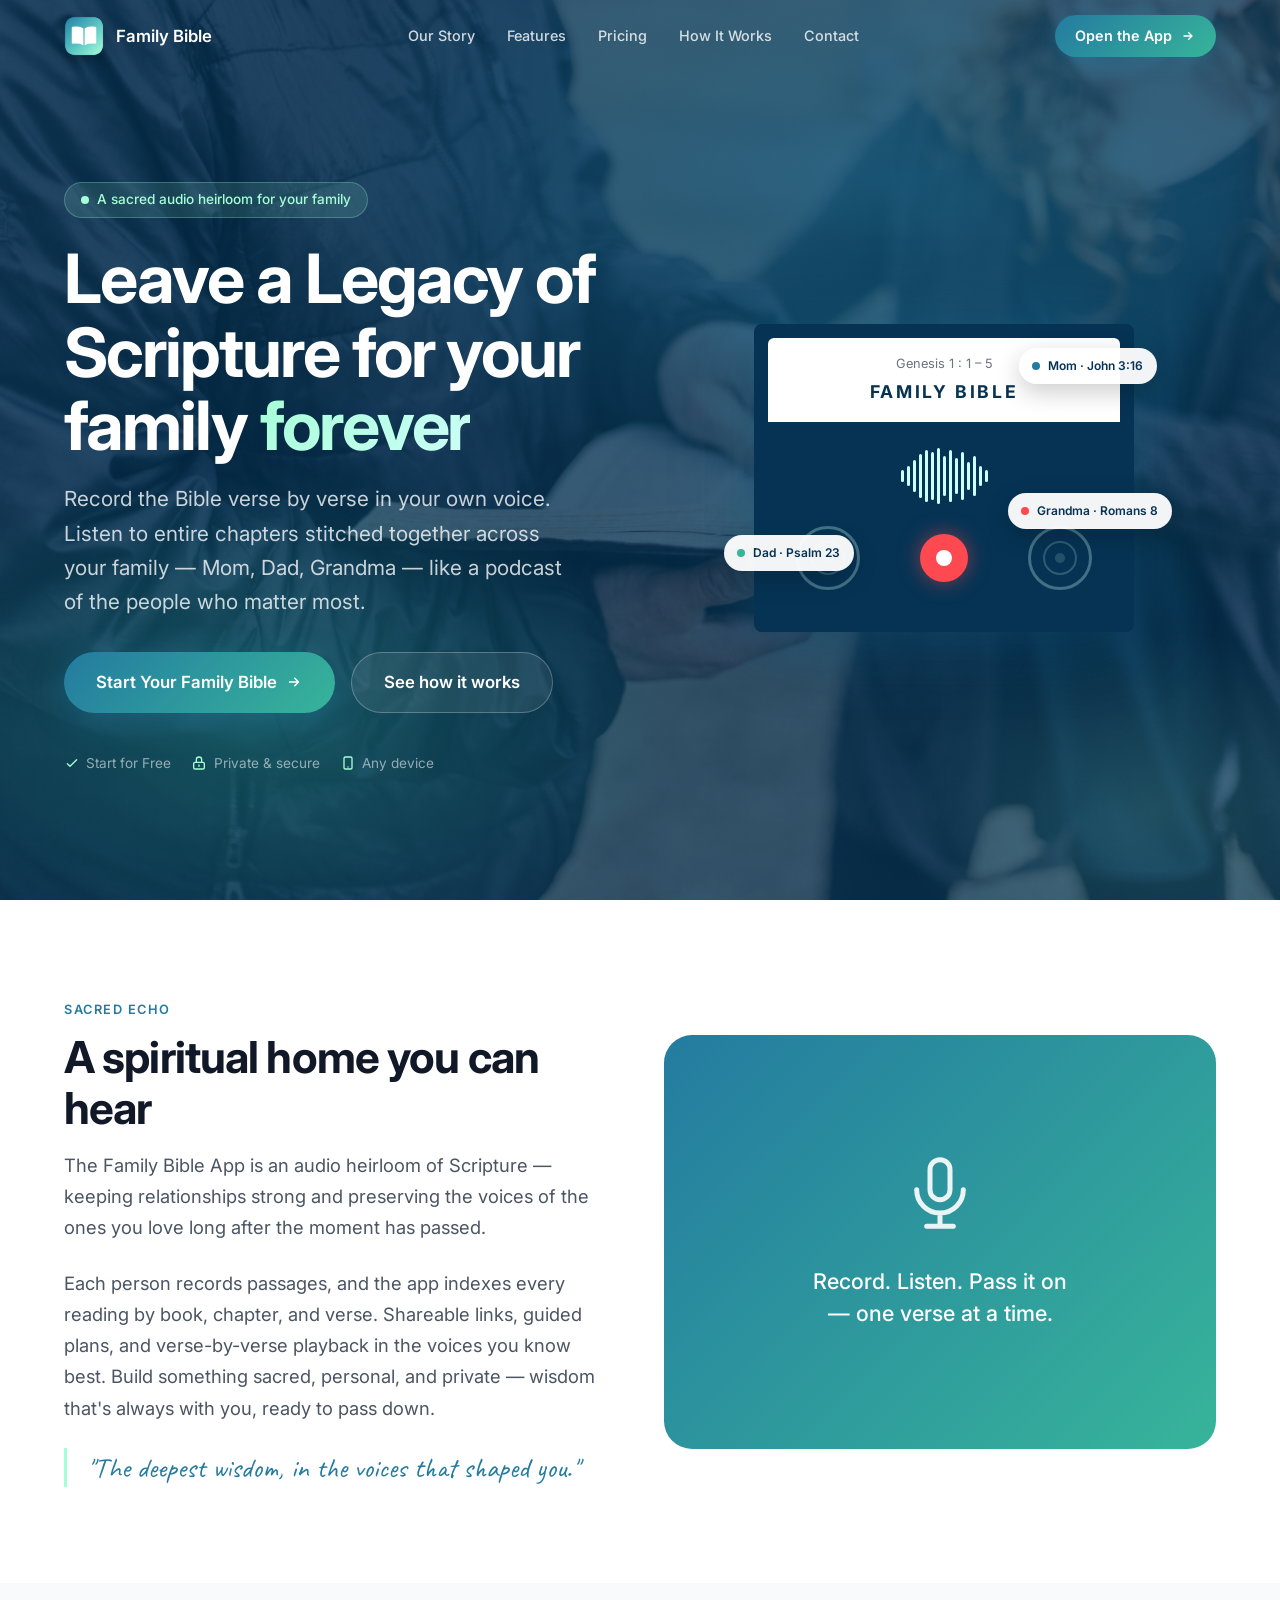
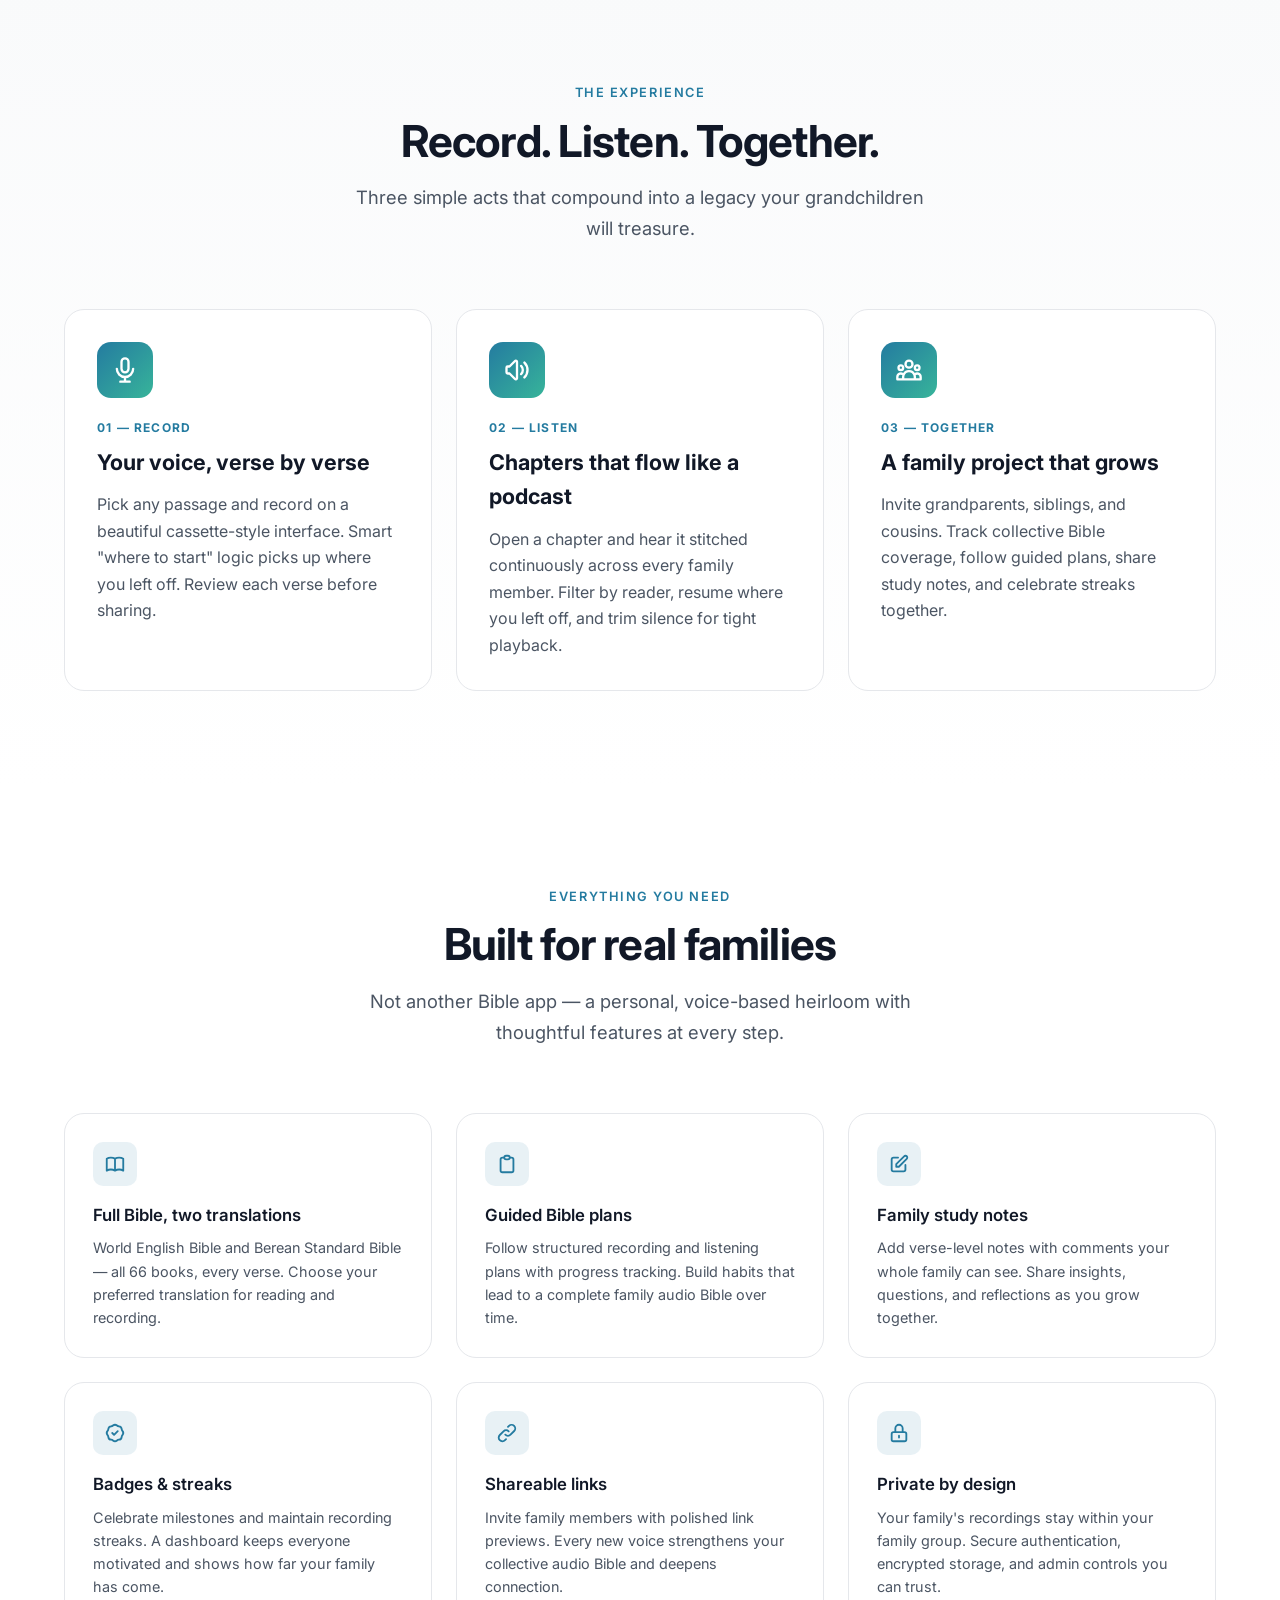
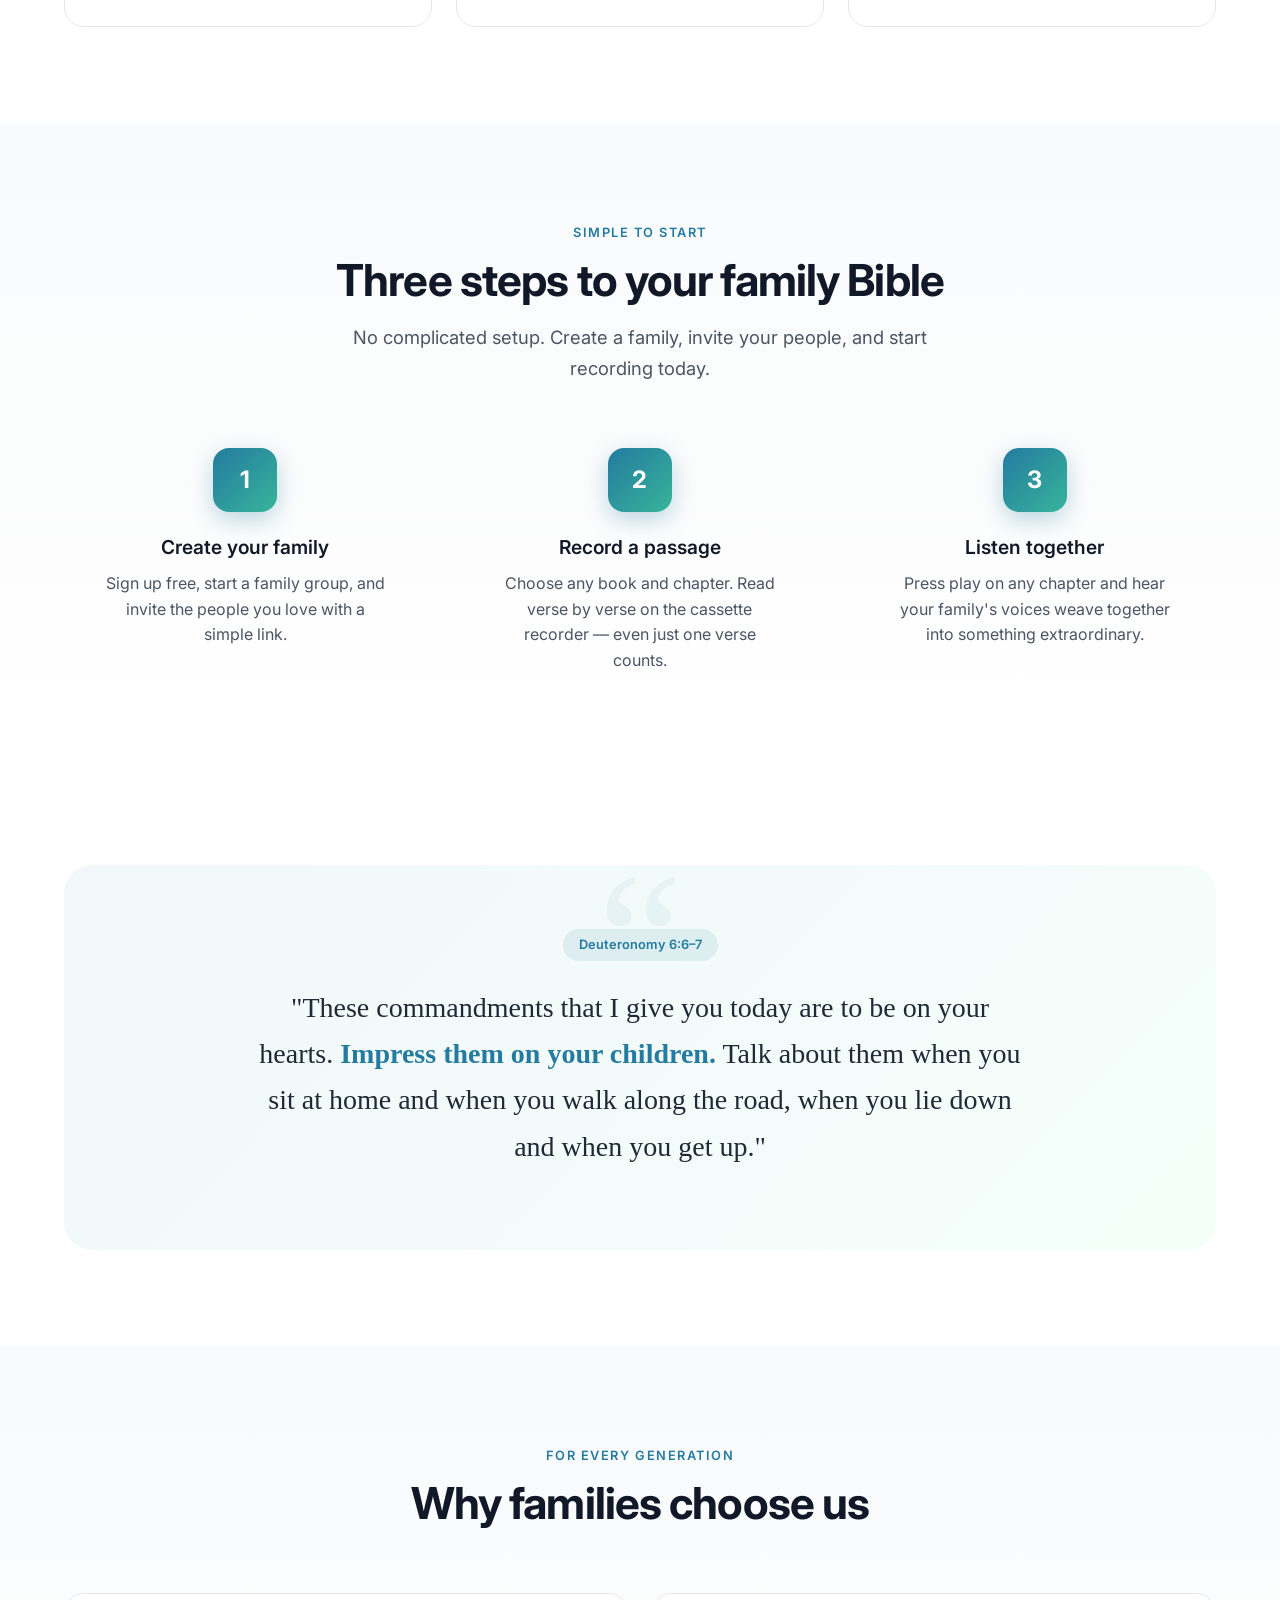
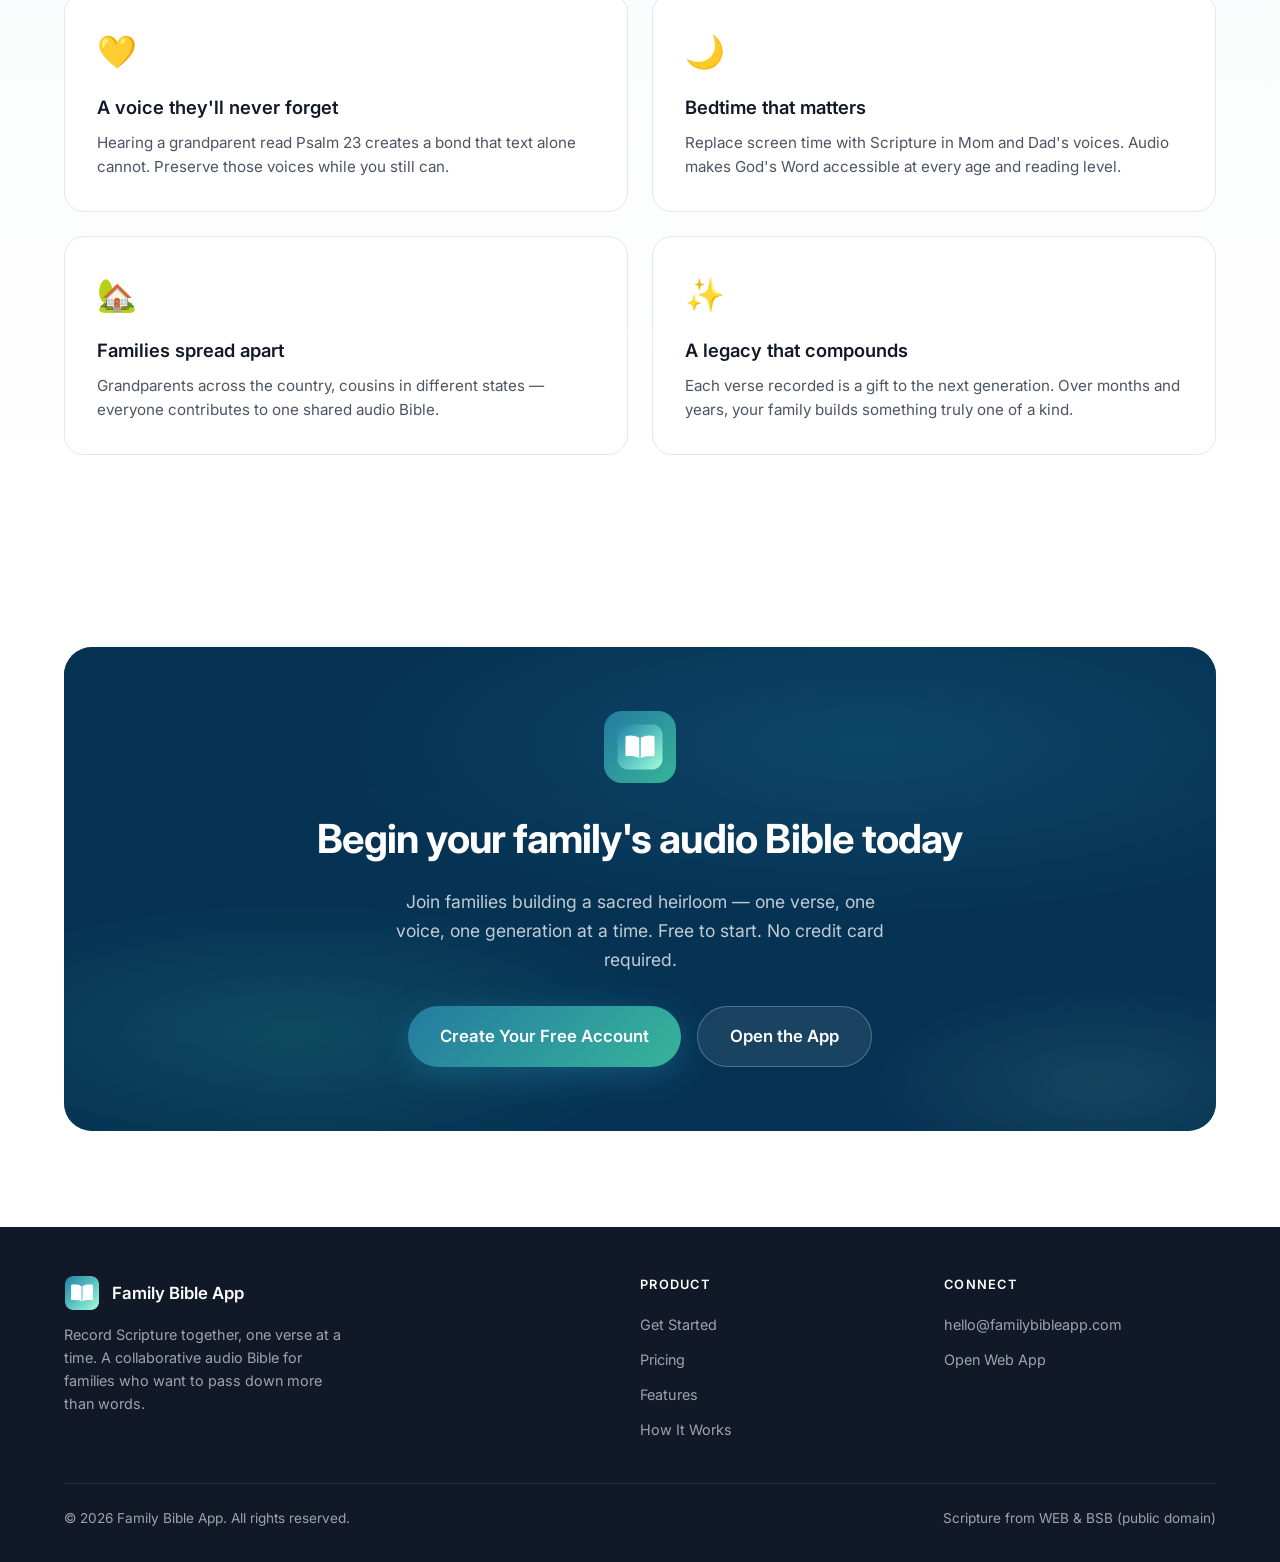
<file: index.html>
<!DOCTYPE html>
<html lang="en">
<head>
  <meta charset="utf-8" />
  <meta name="viewport" content="width=device-width, initial-scale=1" />
  <meta name="theme-color" content="#247BA0" />
  <meta name="description" content="Record Scripture in your family's voices, verse by verse. Listen together. Pass down a sacred audio heirloom for generations." />

  <title>Family Bible App — Scripture in the voices you love</title>

  <!-- Open Graph -->
  <meta property="og:type" content="website" />
  <meta property="og:site_name" content="Family Bible App" />
  <meta property="og:title" content="Family Bible App — Scripture in the voices you love" />
  <meta property="og:description" content="A collaborative family audio Bible. Record verses in your own voice and listen together — a sacred heirloom for generations." />
  <meta property="og:url" content="https://familybibleapp.com/" />
  <meta property="og:image" content="https://familybibleapp.com/images/og-image.png" />
  <meta property="og:image:width" content="1200" />
  <meta property="og:image:height" content="630" />

  <!-- Twitter -->
  <meta name="twitter:card" content="summary_large_image" />
  <meta name="twitter:title" content="Family Bible App — Scripture in the voices you love" />
  <meta name="twitter:description" content="Record Scripture together, one verse at a time. A family audio Bible heirloom." />
  <meta name="twitter:image" content="https://familybibleapp.com/images/og-image.png" />

  <link rel="icon" type="image/png" href="images/app-icon.png" />
  <link rel="apple-touch-icon" href="images/app-icon.png" />

  <link rel="preconnect" href="https://fonts.googleapis.com" />
  <link rel="preconnect" href="https://fonts.gstatic.com" crossorigin />
  <link href="https://fonts.googleapis.com/css2?family=Inter:wght@400;500;600;700&family=Caveat:wght@500;600&display=swap" rel="stylesheet" />

  <link rel="stylesheet" href="css/styles.css?v=2" />
</head>
<body>

  <!-- Navigation -->
  <header class="nav" id="nav">
    <div class="container nav__inner">
      <a href="/" class="nav__brand">
        <img src="images/app-icon.png" alt="" width="40" height="40" />
        Family Bible
      </a>

      <ul class="nav__links">
        <li><a href="#story">Our Story</a></li>
        <li><a href="#features">Features</a></li>
        <li><a href="pricing.html">Pricing</a></li>
        <li><a href="#how-it-works">How It Works</a></li>
        <li><a href="#contact">Contact</a></li>
      </ul>

      <a href="https://familybibleapp.web.app/auth" class="nav__cta">
        Open the App
        <svg width="16" height="16" fill="none" stroke="currentColor" stroke-width="2" viewBox="0 0 24 24"><path stroke-linecap="round" stroke-linejoin="round" d="M13 7l5 5m0 0l-5 5m5-5H6"/></svg>
      </a>

      <button class="nav__toggle" id="nav-toggle" aria-label="Open menu" aria-expanded="false">
        <span></span><span></span><span></span>
      </button>
    </div>
  </header>

  <nav class="mobile-menu" id="mobile-menu" aria-hidden="true">
    <a href="#story">Our Story</a>
    <a href="#features">Features</a>
    <a href="pricing.html">Pricing</a>
    <a href="#how-it-works">How It Works</a>
    <a href="#contact">Contact</a>
    <a href="https://familybibleapp.web.app/auth">Open the App</a>
  </nav>

  <main>

    <!-- ═══ HERO ═══ -->
    <section class="hero" id="top">
      <div class="hero__bg" aria-hidden="true"></div>
      <div class="hero__overlay" aria-hidden="true"></div>
      <div class="container hero__grid">

        <div class="hero__content">
          <div class="hero__eyebrow">A sacred audio heirloom for your family</div>

          <h1 class="hero__title">
            Leave a Legacy of Scripture for your family <em>forever</em>
          </h1>

          <p class="hero__subtitle">
            Record the Bible verse by verse in your own voice. Listen to entire chapters stitched together across your family — Mom, Dad, Grandma — like a podcast of the people who matter most.
          </p>

          <div class="hero__actions">
            <a href="https://familybibleapp.web.app/auth" class="btn btn--primary">
              Start Your Family Bible
              <svg width="18" height="18" fill="none" stroke="currentColor" stroke-width="2" viewBox="0 0 24 24"><path stroke-linecap="round" stroke-linejoin="round" d="M13 7l5 5m0 0l-5 5m5-5H6"/></svg>
            </a>
            <a href="#how-it-works" class="btn btn--ghost">See how it works</a>
          </div>

          <div class="hero__trust">
            <span>
              <svg fill="none" stroke="currentColor" stroke-width="2" viewBox="0 0 24 24"><path stroke-linecap="round" stroke-linejoin="round" d="M5 13l4 4L19 7"/></svg>
              Start for Free
            </span>
            <span>
              <svg fill="none" stroke="currentColor" stroke-width="2" viewBox="0 0 24 24"><path stroke-linecap="round" stroke-linejoin="round" d="M12 15v2m-6 4h12a2 2 0 002-2v-6a2 2 0 00-2-2H6a2 2 0 00-2 2v6a2 2 0 002 2zm10-10V7a4 4 0 00-8 0v4h8z"/></svg>
              Private &amp; secure
            </span>
            <span>
              <svg fill="none" stroke="currentColor" stroke-width="2" viewBox="0 0 24 24"><path stroke-linecap="round" stroke-linejoin="round" d="M12 18h.01M8 21h8a2 2 0 002-2V5a2 2 0 00-2-2H8a2 2 0 00-2 2v14a2 2 0 002 2z"/></svg>
              Any device
            </span>
          </div>
        </div>

        <div class="hero__visual">
          <div class="hero__glow" aria-hidden="true"></div>

          <div class="voice-chip voice-chip--1">
            <span class="voice-chip__dot"></span> Mom · John 3:16
          </div>
          <div class="voice-chip voice-chip--2">
            <span class="voice-chip__dot"></span> Dad · Psalm 23
          </div>
          <div class="voice-chip voice-chip--3">
            <span class="voice-chip__dot"></span> Grandma · Romans 8
          </div>

          <div class="cassette" aria-hidden="true">
            <div class="cassette__label">
              <div class="cassette__ref">Genesis 1 : 1 – 5</div>
              <div class="cassette__title">FAMILY BIBLE</div>
            </div>
            <div class="cassette__body">
              <div class="cassette__wave">
                <div class="wave-bar"></div><div class="wave-bar"></div><div class="wave-bar"></div>
                <div class="wave-bar"></div><div class="wave-bar"></div><div class="wave-bar"></div>
                <div class="wave-bar"></div><div class="wave-bar"></div><div class="wave-bar"></div>
                <div class="wave-bar"></div><div class="wave-bar"></div><div class="wave-bar"></div>
                <div class="wave-bar"></div><div class="wave-bar"></div><div class="wave-bar"></div>
              </div>
              <div class="cassette__reels">
                <div class="reel"></div>
                <div class="cassette__record"></div>
                <div class="reel"></div>
              </div>
            </div>
          </div>
        </div>

      </div>
    </section>

    <!-- ═══ SACRED ECHO ═══ -->
    <section class="section" id="story">
      <div class="container echo reveal">
        <div class="echo__text">
          <span class="section__eyebrow">Sacred Echo</span>
          <h2 class="section__title">A spiritual home you can hear</h2>
          <p class="section__subtitle">
            The Family Bible App is an audio heirloom of Scripture — keeping relationships strong and preserving the voices of the ones you love long after the moment has passed.
          </p>
          <p class="section__subtitle">
            Each person records passages, and the app indexes every reading by book, chapter, and verse. Shareable links, guided plans, and verse-by-verse playback in the voices you know best. Build something sacred, personal, and private — wisdom that's always with you, ready to pass down.
          </p>
          <p class="echo__quote">"The deepest wisdom, in the voices that shaped you."</p>
        </div>

        <div class="echo__visual">
          <div class="echo__visual-inner">
            <svg fill="none" stroke="currentColor" stroke-width="1.5" viewBox="0 0 24 24">
              <path stroke-linecap="round" stroke-linejoin="round" d="M19 11a7 7 0 01-7 7m0 0a7 7 0 01-7-7m7 7v4m0 0H8m4 0h4m-4-8a3 3 0 01-3-3V5a3 3 0 116 0v6a3 3 0 01-3 3z"/>
            </svg>
            <p>Record. Listen. Pass it on — one verse at a time.</p>
          </div>
        </div>
      </div>
    </section>

    <!-- ═══ THREE PILLARS ═══ -->
    <section class="section section--alt">
      <div class="container">
        <div class="section__header reveal">
          <span class="section__eyebrow">The Experience</span>
          <h2 class="section__title">Record. Listen. Together.</h2>
          <p class="section__subtitle">Three simple acts that compound into a legacy your grandchildren will treasure.</p>
        </div>

        <div class="pillars">
          <article class="pillar reveal">
            <div class="pillar__icon">
              <svg fill="none" stroke="currentColor" stroke-width="2" viewBox="0 0 24 24"><path stroke-linecap="round" stroke-linejoin="round" d="M19 11a7 7 0 01-7 7m0 0a7 7 0 01-7-7m7 7v4m0 0H8m4 0h4m-4-8a3 3 0 01-3-3V5a3 3 0 116 0v6a3 3 0 01-3 3z"/></svg>
            </div>
            <div class="pillar__num">01 — Record</div>
            <h3 class="pillar__title">Your voice, verse by verse</h3>
            <p class="pillar__text">Pick any passage and record on a beautiful cassette-style interface. Smart "where to start" logic picks up where you left off. Review each verse before sharing.</p>
          </article>

          <article class="pillar reveal">
            <div class="pillar__icon">
              <svg fill="none" stroke="currentColor" stroke-width="2" viewBox="0 0 24 24"><path stroke-linecap="round" stroke-linejoin="round" d="M15.536 8.464a5 5 0 010 7.072m2.828-9.9a9 9 0 010 12.728M5.586 15H4a1 1 0 01-1-1v-4a1 1 0 011-1h1.586l4.707-4.707C10.923 3.663 12 4.109 12 5v14c0 .891-1.077 1.337-1.707.707L5.586 15z"/></svg>
            </div>
            <div class="pillar__num">02 — Listen</div>
            <h3 class="pillar__title">Chapters that flow like a podcast</h3>
            <p class="pillar__text">Open a chapter and hear it stitched continuously across every family member. Filter by reader, resume where you left off, and trim silence for tight playback.</p>
          </article>

          <article class="pillar reveal">
            <div class="pillar__icon">
              <svg fill="none" stroke="currentColor" stroke-width="2" viewBox="0 0 24 24"><path stroke-linecap="round" stroke-linejoin="round" d="M17 20h5v-2a3 3 0 00-5.356-1.857M17 20H7m10 0v-2c0-.656-.126-1.283-.356-1.857M7 20H2v-2a3 3 0 015.356-1.857M7 20v-2c0-.656.126-1.283.356-1.857m0 0a5.002 5.002 0 019.288 0M15 7a3 3 0 11-6 0 3 3 0 016 0zm6 3a2 2 0 11-4 0 2 2 0 014 0zM7 10a2 2 0 11-4 0 2 2 0 014 0z"/></svg>
            </div>
            <div class="pillar__num">03 — Together</div>
            <h3 class="pillar__title">A family project that grows</h3>
            <p class="pillar__text">Invite grandparents, siblings, and cousins. Track collective Bible coverage, follow guided plans, share study notes, and celebrate streaks together.</p>
          </article>
        </div>
      </div>
    </section>

    <!-- ═══ FEATURES ═══ -->
    <section class="section" id="features">
      <div class="container">
        <div class="section__header reveal">
          <span class="section__eyebrow">Everything you need</span>
          <h2 class="section__title">Built for real families</h2>
          <p class="section__subtitle">Not another Bible app — a personal, voice-based heirloom with thoughtful features at every step.</p>
        </div>

        <div class="features">
          <article class="feature reveal">
            <div class="feature__icon">
              <svg fill="none" stroke="currentColor" stroke-width="2" viewBox="0 0 24 24"><path stroke-linecap="round" stroke-linejoin="round" d="M12 6.253v13m0-13C10.832 5.477 9.246 5 7.5 5S4.168 5.477 3 6.253v13C4.168 18.477 5.754 18 7.5 18s3.332.477 4.5 1.253m0-13C13.168 5.477 14.754 5 16.5 5c1.746 0 3.332.477 4.5 1.253v13C19.832 18.477 18.246 18 16.5 18c-1.746 0-3.332.477-4.5 1.253"/></svg>
            </div>
            <h3 class="feature__title">Full Bible, two translations</h3>
            <p class="feature__text">World English Bible and Berean Standard Bible — all 66 books, every verse. Choose your preferred translation for reading and recording.</p>
          </article>

          <article class="feature reveal">
            <div class="feature__icon">
              <svg fill="none" stroke="currentColor" stroke-width="2" viewBox="0 0 24 24"><path stroke-linecap="round" stroke-linejoin="round" d="M9 5H7a2 2 0 00-2 2v12a2 2 0 002 2h10a2 2 0 002-2V7a2 2 0 00-2-2h-2M9 5a2 2 0 002 2h2a2 2 0 002-2M9 5a2 2 0 012-2h2a2 2 0 012 2"/></svg>
            </div>
            <h3 class="feature__title">Guided Bible plans</h3>
            <p class="feature__text">Follow structured recording and listening plans with progress tracking. Build habits that lead to a complete family audio Bible over time.</p>
          </article>

          <article class="feature reveal">
            <div class="feature__icon">
              <svg fill="none" stroke="currentColor" stroke-width="2" viewBox="0 0 24 24"><path stroke-linecap="round" stroke-linejoin="round" d="M11 5H6a2 2 0 00-2 2v11a2 2 0 002 2h11a2 2 0 002-2v-5m-1.414-9.414a2 2 0 112.828 2.828L11.828 15H9v-2.828l8.586-8.586z"/></svg>
            </div>
            <h3 class="feature__title">Family study notes</h3>
            <p class="feature__text">Add verse-level notes with comments your whole family can see. Share insights, questions, and reflections as you grow together.</p>
          </article>

          <article class="feature reveal">
            <div class="feature__icon">
              <svg fill="none" stroke="currentColor" stroke-width="2" viewBox="0 0 24 24"><path stroke-linecap="round" stroke-linejoin="round" d="M9 12l2 2 4-4M7.835 4.697a3.42 3.42 0 001.946-.806 3.42 3.42 0 014.438 0 3.42 3.42 0 001.946.806 3.42 3.42 0 013.138 3.138 3.42 3.42 0 00.806 1.946 3.42 3.42 0 010 4.438 3.42 3.42 0 00-.806 1.946 3.42 3.42 0 01-3.138 3.138 3.42 3.42 0 00-1.946.806 3.42 3.42 0 01-4.438 0 3.42 3.42 0 00-1.946-.806 3.42 3.42 0 01-3.138-3.138 3.42 3.42 0 00-.806-1.946 3.42 3.42 0 010-4.438 3.42 3.42 0 00.806-1.946 3.42 3.42 0 013.138-3.138z"/></svg>
            </div>
            <h3 class="feature__title">Badges &amp; streaks</h3>
            <p class="feature__text">Celebrate milestones and maintain recording streaks. A dashboard keeps everyone motivated and shows how far your family has come.</p>
          </article>

          <article class="feature reveal">
            <div class="feature__icon">
              <svg fill="none" stroke="currentColor" stroke-width="2" viewBox="0 0 24 24"><path stroke-linecap="round" stroke-linejoin="round" d="M13.828 10.172a4 4 0 00-5.656 0l-4 4a4 4 0 105.656 5.656l1.102-1.101m-.758-4.899a4 4 0 005.656 0l4-4a4 4 0 00-5.656-5.656l-1.1 1.1"/></svg>
            </div>
            <h3 class="feature__title">Shareable links</h3>
            <p class="feature__text">Invite family members with polished link previews. Every new voice strengthens your collective audio Bible and deepens connection.</p>
          </article>

          <article class="feature reveal">
            <div class="feature__icon">
              <svg fill="none" stroke="currentColor" stroke-width="2" viewBox="0 0 24 24"><path stroke-linecap="round" stroke-linejoin="round" d="M12 15v2m-6 4h12a2 2 0 002-2v-6a2 2 0 00-2-2H6a2 2 0 00-2 2v6a2 2 0 002 2zm10-10V7a4 4 0 00-8 0v4h8z"/></svg>
            </div>
            <h3 class="feature__title">Private by design</h3>
            <p class="feature__text">Your family's recordings stay within your family group. Secure authentication, encrypted storage, and admin controls you can trust.</p>
          </article>
        </div>
      </div>
    </section>

    <!-- ═══ HOW IT WORKS ═══ -->
    <section class="section section--alt" id="how-it-works">
      <div class="container">
        <div class="section__header reveal">
          <span class="section__eyebrow">Simple to start</span>
          <h2 class="section__title">Three steps to your family Bible</h2>
          <p class="section__subtitle">No complicated setup. Create a family, invite your people, and start recording today.</p>
        </div>

        <div class="steps">
          <div class="step reveal">
            <div class="step__num">1</div>
            <h3 class="step__title">Create your family</h3>
            <p class="step__text">Sign up free, start a family group, and invite the people you love with a simple link.</p>
          </div>
          <div class="step reveal">
            <div class="step__num">2</div>
            <h3 class="step__title">Record a passage</h3>
            <p class="step__text">Choose any book and chapter. Read verse by verse on the cassette recorder — even just one verse counts.</p>
          </div>
          <div class="step reveal">
            <div class="step__num">3</div>
            <h3 class="step__title">Listen together</h3>
            <p class="step__text">Press play on any chapter and hear your family's voices weave together into something extraordinary.</p>
          </div>
        </div>
      </div>
    </section>

    <!-- ═══ SCRIPTURE ═══ -->
    <section class="section">
      <div class="container reveal">
        <blockquote class="scripture">
          <span class="scripture__ref">Deuteronomy 6:6–7</span>
          <p class="scripture__text">
            "These commandments that I give you today are to be on your hearts.
            <strong>Impress them on your children.</strong>
            Talk about them when you sit at home and when you walk along the road, when you lie down and when you get up."
          </p>
        </blockquote>
      </div>
    </section>

    <!-- ═══ GENERATIONS ═══ -->
    <section class="section section--alt">
      <div class="container">
        <div class="section__header reveal">
          <span class="section__eyebrow">For every generation</span>
          <h2 class="section__title">Why families choose us</h2>
        </div>

        <div class="generations">
          <article class="gen-card reveal">
            <div class="gen-card__emoji" aria-hidden="true">💛</div>
            <h3 class="gen-card__title">A voice they'll never forget</h3>
            <p class="gen-card__text">Hearing a grandparent read Psalm 23 creates a bond that text alone cannot. Preserve those voices while you still can.</p>
          </article>
          <article class="gen-card reveal">
            <div class="gen-card__emoji" aria-hidden="true">🌙</div>
            <h3 class="gen-card__title">Bedtime that matters</h3>
            <p class="gen-card__text">Replace screen time with Scripture in Mom and Dad's voices. Audio makes God's Word accessible at every age and reading level.</p>
          </article>
          <article class="gen-card reveal">
            <div class="gen-card__emoji" aria-hidden="true">🏡</div>
            <h3 class="gen-card__title">Families spread apart</h3>
            <p class="gen-card__text">Grandparents across the country, cousins in different states — everyone contributes to one shared audio Bible.</p>
          </article>
          <article class="gen-card reveal">
            <div class="gen-card__emoji" aria-hidden="true">✨</div>
            <h3 class="gen-card__title">A legacy that compounds</h3>
            <p class="gen-card__text">Each verse recorded is a gift to the next generation. Over months and years, your family builds something truly one of a kind.</p>
          </article>
        </div>
      </div>
    </section>

    <!-- ═══ FINAL CTA ═══ -->
    <section class="section">
      <div class="container reveal">
        <div class="cta-band">
          <div class="cta-band__inner">
            <div class="cta-band__icon">
              <img src="images/app-icon.png" alt="" width="48" height="48" />
            </div>
            <h2 class="cta-band__title">Begin your family's audio Bible today</h2>
            <p class="cta-band__text">
              Join families building a sacred heirloom — one verse, one voice, one generation at a time. Free to start. No credit card required.
            </p>
            <div class="cta-band__actions">
              <a href="https://familybibleapp.web.app/auth" class="btn btn--primary">Create Your Free Account</a>
              <a href="https://familybibleapp.web.app" class="btn btn--ghost">Open the App</a>
            </div>
          </div>
        </div>
      </div>
    </section>

  </main>

  <!-- Footer -->
  <footer class="footer" id="contact">
    <div class="container">
      <div class="footer__grid">
        <div>
          <div class="footer__brand">
            <img src="images/app-icon.png" alt="" width="36" height="36" />
            Family Bible App
          </div>
          <p class="footer__tagline">Record Scripture together, one verse at a time. A collaborative audio Bible for families who want to pass down more than words.</p>
        </div>

        <div>
          <h4 class="footer__heading">Product</h4>
          <ul class="footer__links">
            <li><a href="https://familybibleapp.web.app/auth">Get Started</a></li>
            <li><a href="pricing.html">Pricing</a></li>
            <li><a href="#features">Features</a></li>
            <li><a href="#how-it-works">How It Works</a></li>
          </ul>
        </div>

        <div>
          <h4 class="footer__heading">Connect</h4>
          <ul class="footer__links">
            <li><a href="mailto:hello@familybibleapp.com">hello@familybibleapp.com</a></li>
            <li><a href="https://familybibleapp.web.app">Open Web App</a></li>
          </ul>
        </div>
      </div>

      <div class="footer__bottom">
        <span>&copy; 2026 Family Bible App. All rights reserved.</span>
        <span>Scripture from WEB &amp; BSB (public domain)</span>
      </div>
    </div>
  </footer>

  <script src="js/main.js"></script>
</body>
</html>
</file>
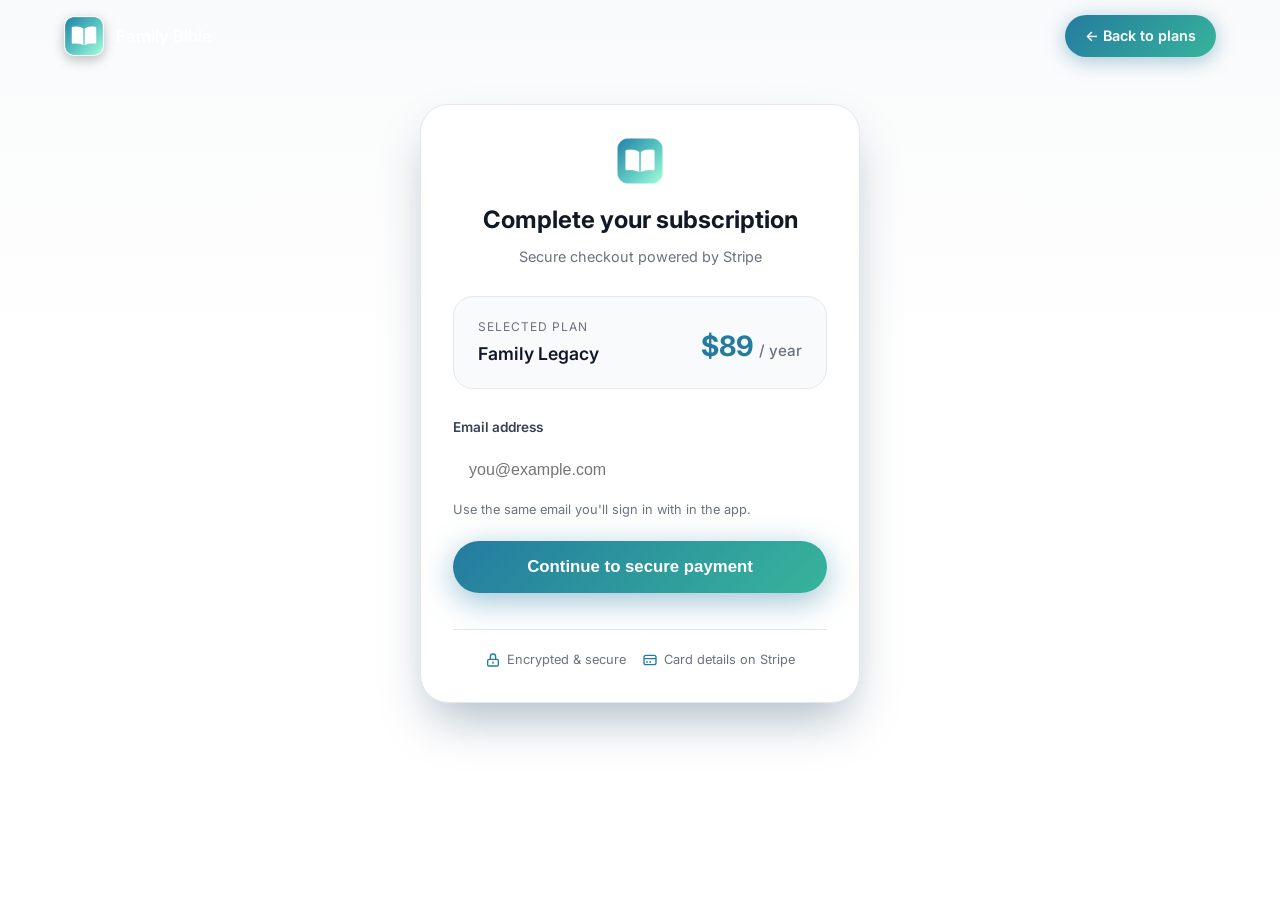
<file: checkout.html>
<!DOCTYPE html>
<html lang="en">
<head>
  <meta charset="utf-8" />
  <meta name="viewport" content="width=device-width, initial-scale=1" />
  <meta name="theme-color" content="#247BA0" />
  <meta name="robots" content="noindex" />
  <meta http-equiv="Cache-Control" content="no-cache, no-store, must-revalidate" />
  <meta http-equiv="Pragma" content="no-cache" />
  <meta http-equiv="Expires" content="0" />
  <title>Checkout — Family Bible App</title>

  <link rel="icon" type="image/png" href="images/app-icon.png" />
  <link rel="preconnect" href="https://fonts.googleapis.com" />
  <link rel="preconnect" href="https://fonts.gstatic.com" crossorigin />
  <link href="https://fonts.googleapis.com/css2?family=Inter:wght@400;500;600;700&display=swap" rel="stylesheet" />
  <link rel="stylesheet" href="css/styles.css?v=4" />
</head>
<body>

  <header class="nav scrolled" id="nav">
    <div class="container nav__inner">
      <a href="index.html" class="nav__brand">
        <img src="images/app-icon.png" alt="" width="40" height="40" />
        Family Bible
      </a>
      <a href="pricing.html" class="nav__cta">← Back to plans</a>
    </div>
  </header>

  <main class="checkout-page">
    <div class="container checkout-page__inner">

      <div class="checkout-card reveal">
        <div class="checkout-card__header">
          <img src="images/app-icon.png" alt="" width="48" height="48" class="checkout-card__icon" />
          <h1 class="checkout-card__title">Complete your subscription</h1>
          <p class="checkout-card__subtitle">Secure checkout powered by Stripe</p>
        </div>

        <div class="checkout-summary">
          <div>
            <p class="checkout-summary__label">Selected plan</p>
            <p class="checkout-summary__name" id="checkout-plan-name">—</p>
          </div>
          <div class="checkout-summary__price">
            <span id="checkout-plan-price">—</span>
            <span id="checkout-plan-period">/ year</span>
          </div>
        </div>

        <form id="checkout-form" class="checkout-form">
          <label class="checkout-label" for="checkout-email">Email address</label>
          <input
            type="email"
            id="checkout-email"
            class="checkout-input"
            placeholder="you@example.com"
            autocomplete="email"
            required
          />
          <p class="checkout-hint">Use the same email you'll sign in with in the app.</p>

          <p id="checkout-error" class="checkout-error" hidden></p>

          <button type="submit" id="checkout-submit" class="btn btn--primary checkout-submit">
            Continue to secure payment
          </button>

          <p id="checkout-loading" class="checkout-loading" hidden>Redirecting to Stripe…</p>
        </form>

        <div class="checkout-trust">
          <span>
            <svg width="16" height="16" fill="none" stroke="currentColor" stroke-width="2" viewBox="0 0 24 24"><path stroke-linecap="round" stroke-linejoin="round" d="M12 15v2m-6 4h12a2 2 0 002-2v-6a2 2 0 00-2-2H6a2 2 0 00-2 2v6a2 2 0 002 2zm10-10V7a4 4 0 00-8 0v4h8z"/></svg>
            Encrypted &amp; secure
          </span>
          <span>
            <svg width="16" height="16" fill="none" stroke="currentColor" stroke-width="2" viewBox="0 0 24 24"><path stroke-linecap="round" stroke-linejoin="round" d="M3 10h18M7 15h1m4 0h1m-7 4h12a3 3 0 003-3V8a3 3 0 00-3-3H6a3 3 0 00-3 3v8a3 3 0 003 3z"/></svg>
            Card details on Stripe
          </span>
        </div>
      </div>

    </div>
  </main>

  <script src="js/stripe-config.js?v=4"></script>
  <script src="js/checkout.js?v=4"></script>
  <script src="js/main.js?v=4"></script>
</body>
</html>
</file>
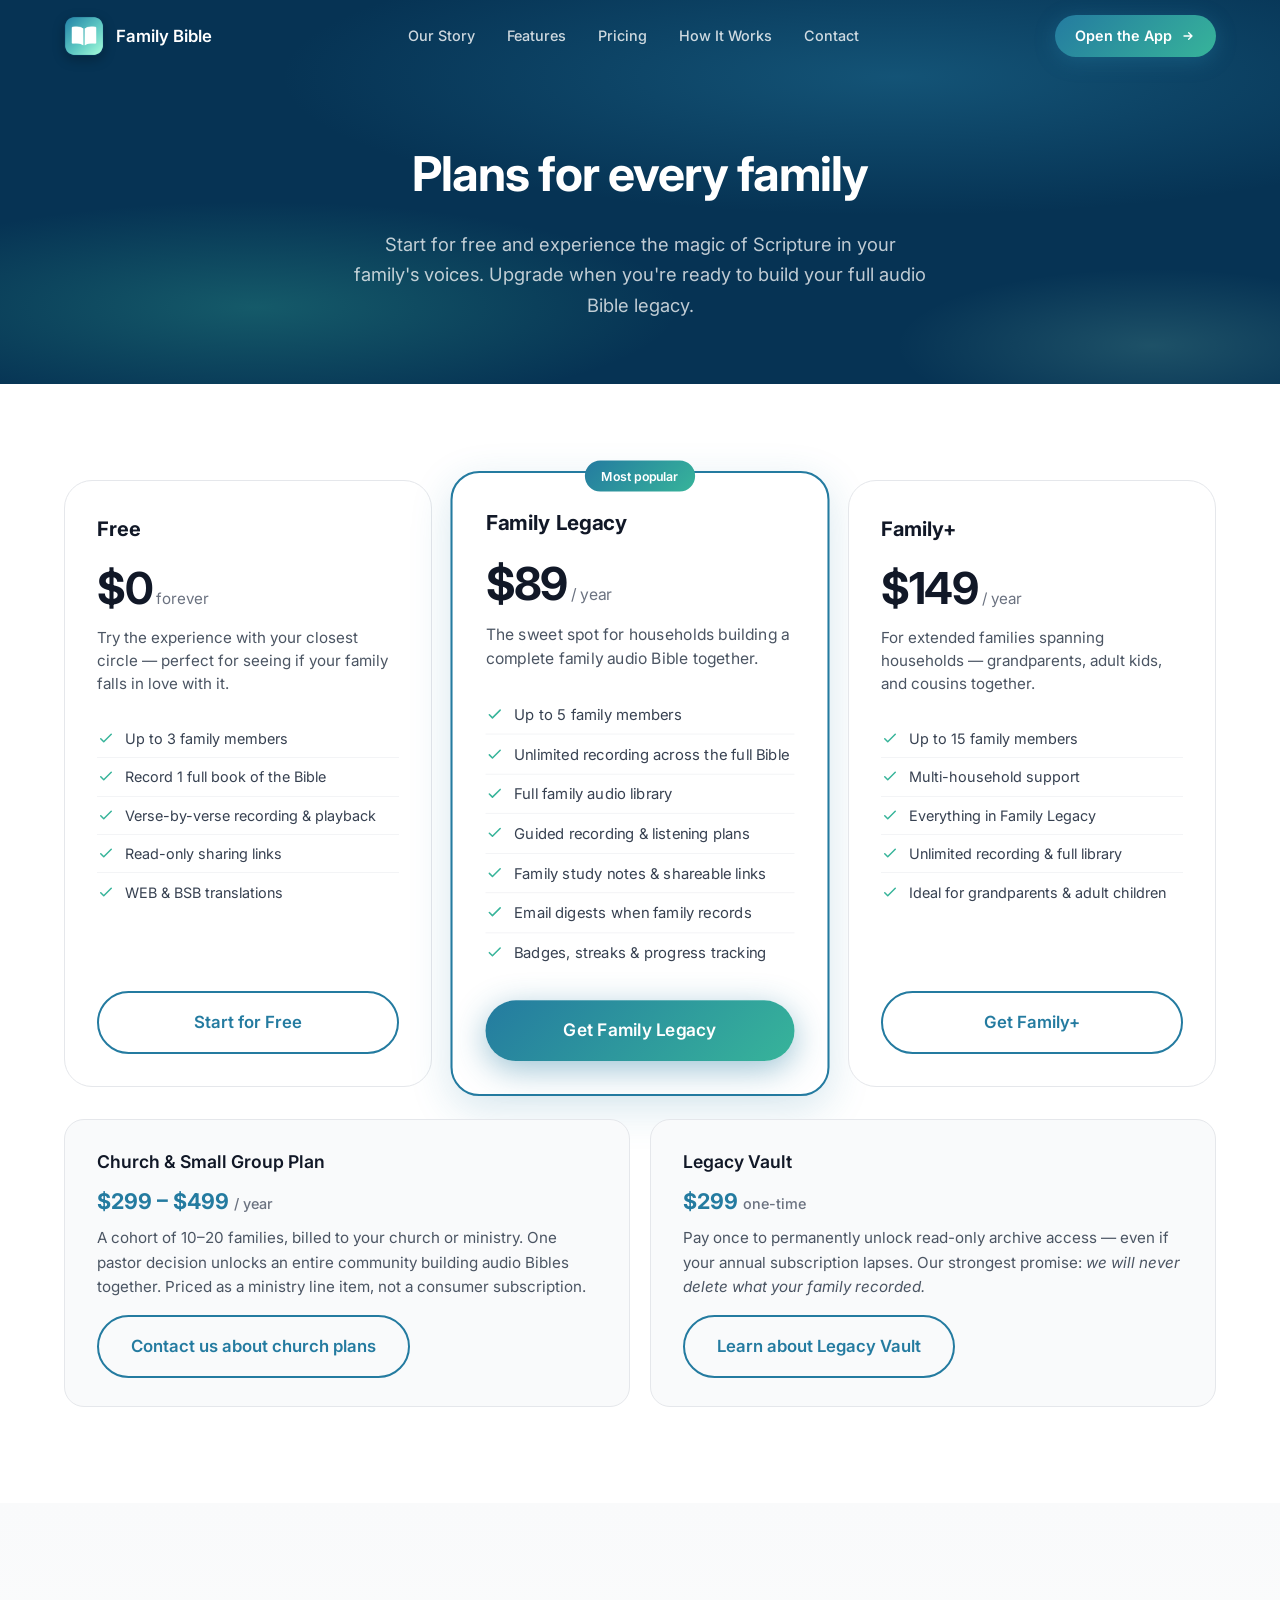
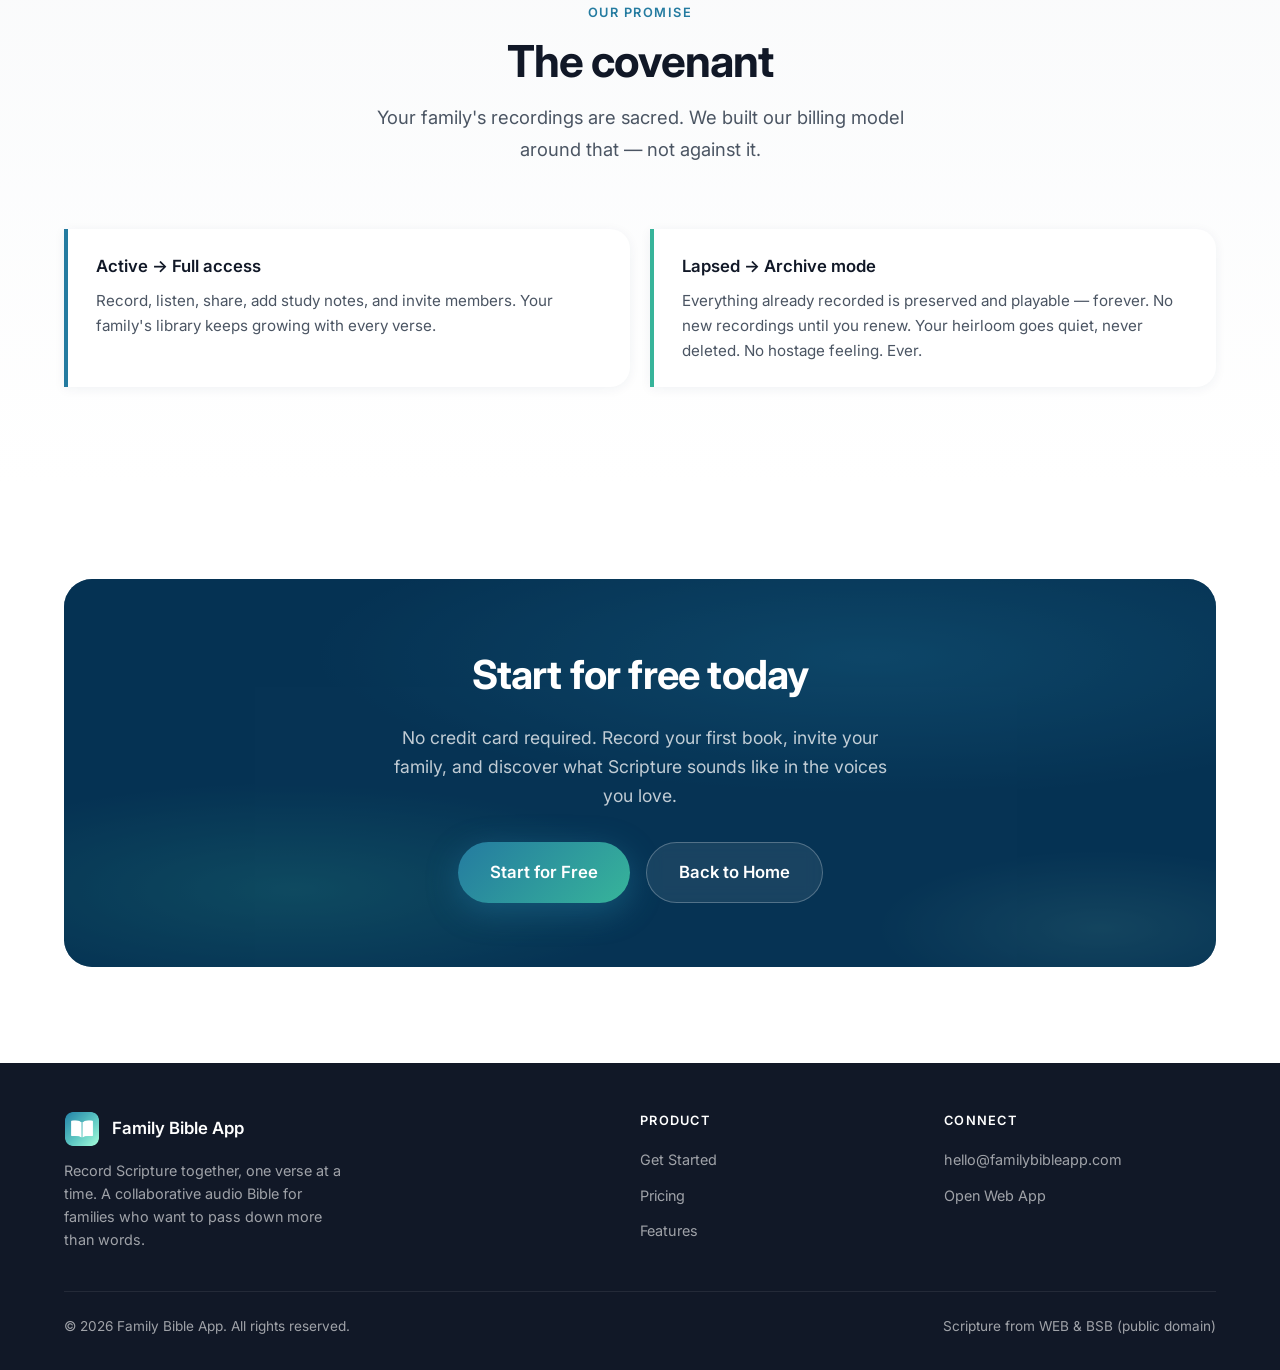
<file: pricing.html>
<!DOCTYPE html>
<html lang="en">
<head>
  <meta charset="utf-8" />
  <meta name="viewport" content="width=device-width, initial-scale=1" />
  <meta name="theme-color" content="#247BA0" />
  <meta name="description" content="Family Bible App pricing — start free, then grow your family's audio Scripture legacy with plans built for every household." />

  <title>Pricing — Family Bible App</title>

  <meta property="og:type" content="website" />
  <meta property="og:site_name" content="Family Bible App" />
  <meta property="og:title" content="Pricing — Family Bible App" />
  <meta property="og:description" content="Start for free. Upgrade when your family's audio Bible is ready to grow." />
  <meta property="og:url" content="https://familybibleapp.com/pricing.html" />
  <meta property="og:image" content="https://familybibleapp.com/images/og-image.png" />

  <link rel="icon" type="image/png" href="images/app-icon.png" />
  <link rel="apple-touch-icon" href="images/app-icon.png" />

  <link rel="preconnect" href="https://fonts.googleapis.com" />
  <link rel="preconnect" href="https://fonts.gstatic.com" crossorigin />
  <link href="https://fonts.googleapis.com/css2?family=Inter:wght@400;500;600;700&family=Caveat:wght@500;600&display=swap" rel="stylesheet" />

  <link rel="stylesheet" href="css/styles.css?v=3" />
</head>
<body>

  <header class="nav scrolled" id="nav">
    <div class="container nav__inner">
      <a href="index.html" class="nav__brand">
        <img src="images/app-icon.png" alt="" width="40" height="40" />
        Family Bible
      </a>

      <ul class="nav__links">
        <li><a href="index.html#story">Our Story</a></li>
        <li><a href="index.html#features">Features</a></li>
        <li><a href="pricing.html">Pricing</a></li>
        <li><a href="index.html#how-it-works">How It Works</a></li>
        <li><a href="index.html#contact">Contact</a></li>
      </ul>

      <a href="https://familybibleapp.web.app/auth" class="nav__cta">
        Open the App
        <svg width="16" height="16" fill="none" stroke="currentColor" stroke-width="2" viewBox="0 0 24 24"><path stroke-linecap="round" stroke-linejoin="round" d="M13 7l5 5m0 0l-5 5m5-5H6"/></svg>
      </a>

      <button class="nav__toggle" id="nav-toggle" aria-label="Open menu" aria-expanded="false">
        <span></span><span></span><span></span>
      </button>
    </div>
  </header>

  <nav class="mobile-menu" id="mobile-menu" aria-hidden="true">
    <a href="index.html#story">Our Story</a>
    <a href="index.html#features">Features</a>
    <a href="pricing.html">Pricing</a>
    <a href="index.html#how-it-works">How It Works</a>
    <a href="index.html#contact">Contact</a>
    <a href="https://familybibleapp.web.app/auth">Open the App</a>
  </nav>

  <main>

    <section class="page-hero">
      <div class="container">
        <h1 class="page-hero__title">Plans for every family</h1>
        <p class="page-hero__subtitle">
          Start for free and experience the magic of Scripture in your family's voices. Upgrade when you're ready to build your full audio Bible legacy.
        </p>
      </div>
    </section>

    <section class="section">
      <div class="container">

        <div class="pricing-grid reveal">

          <!-- Free -->
          <article class="pricing-card">
            <h2 class="pricing-card__name">Free</h2>
            <div class="pricing-card__price">
              <span class="pricing-card__amount">$0</span>
              <span class="pricing-card__period">forever</span>
            </div>
            <p class="pricing-card__desc">Try the experience with your closest circle — perfect for seeing if your family falls in love with it.</p>
            <ul class="pricing-card__features">
              <li>
                <svg fill="none" stroke="currentColor" stroke-width="2" viewBox="0 0 24 24"><path stroke-linecap="round" stroke-linejoin="round" d="M5 13l4 4L19 7"/></svg>
                Up to 3 family members
              </li>
              <li>
                <svg fill="none" stroke="currentColor" stroke-width="2" viewBox="0 0 24 24"><path stroke-linecap="round" stroke-linejoin="round" d="M5 13l4 4L19 7"/></svg>
                Record 1 full book of the Bible
              </li>
              <li>
                <svg fill="none" stroke="currentColor" stroke-width="2" viewBox="0 0 24 24"><path stroke-linecap="round" stroke-linejoin="round" d="M5 13l4 4L19 7"/></svg>
                Verse-by-verse recording &amp; playback
              </li>
              <li>
                <svg fill="none" stroke="currentColor" stroke-width="2" viewBox="0 0 24 24"><path stroke-linecap="round" stroke-linejoin="round" d="M5 13l4 4L19 7"/></svg>
                Read-only sharing links
              </li>
              <li>
                <svg fill="none" stroke="currentColor" stroke-width="2" viewBox="0 0 24 24"><path stroke-linecap="round" stroke-linejoin="round" d="M5 13l4 4L19 7"/></svg>
                WEB &amp; BSB translations
              </li>
            </ul>
            <a href="checkout.html?plan=free" class="btn btn--outline pricing-card__cta">Start for Free</a>
          </article>

          <!-- Family Legacy -->
          <article class="pricing-card pricing-card--featured">
            <span class="pricing-card__badge">Most popular</span>
            <h2 class="pricing-card__name">Family Legacy</h2>
            <div class="pricing-card__price">
              <span class="pricing-card__amount">$89</span>
              <span class="pricing-card__period">/ year</span>
            </div>
            <p class="pricing-card__desc">The sweet spot for households building a complete family audio Bible together.</p>
            <ul class="pricing-card__features">
              <li>
                <svg fill="none" stroke="currentColor" stroke-width="2" viewBox="0 0 24 24"><path stroke-linecap="round" stroke-linejoin="round" d="M5 13l4 4L19 7"/></svg>
                Up to 5 family members
              </li>
              <li>
                <svg fill="none" stroke="currentColor" stroke-width="2" viewBox="0 0 24 24"><path stroke-linecap="round" stroke-linejoin="round" d="M5 13l4 4L19 7"/></svg>
                Unlimited recording across the full Bible
              </li>
              <li>
                <svg fill="none" stroke="currentColor" stroke-width="2" viewBox="0 0 24 24"><path stroke-linecap="round" stroke-linejoin="round" d="M5 13l4 4L19 7"/></svg>
                Full family audio library
              </li>
              <li>
                <svg fill="none" stroke="currentColor" stroke-width="2" viewBox="0 0 24 24"><path stroke-linecap="round" stroke-linejoin="round" d="M5 13l4 4L19 7"/></svg>
                Guided recording &amp; listening plans
              </li>
              <li>
                <svg fill="none" stroke="currentColor" stroke-width="2" viewBox="0 0 24 24"><path stroke-linecap="round" stroke-linejoin="round" d="M5 13l4 4L19 7"/></svg>
                Family study notes &amp; shareable links
              </li>
              <li>
                <svg fill="none" stroke="currentColor" stroke-width="2" viewBox="0 0 24 24"><path stroke-linecap="round" stroke-linejoin="round" d="M5 13l4 4L19 7"/></svg>
                Email digests when family records
              </li>
              <li>
                <svg fill="none" stroke="currentColor" stroke-width="2" viewBox="0 0 24 24"><path stroke-linecap="round" stroke-linejoin="round" d="M5 13l4 4L19 7"/></svg>
                Badges, streaks &amp; progress tracking
              </li>
            </ul>
            <a href="checkout.html?plan=legacy" class="btn btn--primary pricing-card__cta">Get Family Legacy</a>
          </article>

          <!-- Family+ -->
          <article class="pricing-card">
            <h2 class="pricing-card__name">Family+</h2>
            <div class="pricing-card__price">
              <span class="pricing-card__amount">$149</span>
              <span class="pricing-card__period">/ year</span>
            </div>
            <p class="pricing-card__desc">For extended families spanning households — grandparents, adult kids, and cousins together.</p>
            <ul class="pricing-card__features">
              <li>
                <svg fill="none" stroke="currentColor" stroke-width="2" viewBox="0 0 24 24"><path stroke-linecap="round" stroke-linejoin="round" d="M5 13l4 4L19 7"/></svg>
                Up to 15 family members
              </li>
              <li>
                <svg fill="none" stroke="currentColor" stroke-width="2" viewBox="0 0 24 24"><path stroke-linecap="round" stroke-linejoin="round" d="M5 13l4 4L19 7"/></svg>
                Multi-household support
              </li>
              <li>
                <svg fill="none" stroke="currentColor" stroke-width="2" viewBox="0 0 24 24"><path stroke-linecap="round" stroke-linejoin="round" d="M5 13l4 4L19 7"/></svg>
                Everything in Family Legacy
              </li>
              <li>
                <svg fill="none" stroke="currentColor" stroke-width="2" viewBox="0 0 24 24"><path stroke-linecap="round" stroke-linejoin="round" d="M5 13l4 4L19 7"/></svg>
                Unlimited recording &amp; full library
              </li>
              <li>
                <svg fill="none" stroke="currentColor" stroke-width="2" viewBox="0 0 24 24"><path stroke-linecap="round" stroke-linejoin="round" d="M5 13l4 4L19 7"/></svg>
                Ideal for grandparents &amp; adult children
              </li>
            </ul>
            <a href="checkout.html?plan=plus" class="btn btn--outline pricing-card__cta">Get Family+</a>
          </article>

        </div>

        <div class="pricing-addon-row reveal">
          <div class="pricing-addon">
            <h3 class="pricing-addon__title">Church &amp; Small Group Plan</h3>
            <p class="pricing-addon__price">$299 – $499 <span style="font-size:0.9rem;font-weight:500;color:var(--gray-500)">/ year</span></p>
            <p class="pricing-addon__text">
              A cohort of 10–20 families, billed to your church or ministry. One pastor decision unlocks an entire community building audio Bibles together. Priced as a ministry line item, not a consumer subscription.
            </p>
            <a href="mailto:hello@familybibleapp.com?subject=Church%20Plan%20Inquiry" class="btn btn--outline">Contact us about church plans</a>
          </div>

          <div class="pricing-addon">
            <h3 class="pricing-addon__title">Legacy Vault</h3>
            <p class="pricing-addon__price">$299 <span style="font-size:0.9rem;font-weight:500;color:var(--gray-500)">one-time</span></p>
            <p class="pricing-addon__text">
              Pay once to permanently unlock read-only archive access — even if your annual subscription lapses. Our strongest promise: <em>we will never delete what your family recorded.</em>
            </p>
            <a href="mailto:hello@familybibleapp.com?subject=Legacy%20Vault" class="btn btn--outline">Learn about Legacy Vault</a>
          </div>
        </div>

      </div>
    </section>

    <!-- Covenant -->
    <section class="section section--alt">
      <div class="container">
        <div class="section__header reveal">
          <span class="section__eyebrow">Our promise</span>
          <h2 class="section__title">The covenant</h2>
          <p class="section__subtitle">Your family's recordings are sacred. We built our billing model around that — not against it.</p>
        </div>

        <div class="covenant-grid reveal">
          <article class="covenant-card">
            <h3 class="covenant-card__title">Active → Full access</h3>
            <p class="covenant-card__text">Record, listen, share, add study notes, and invite members. Your family's library keeps growing with every verse.</p>
          </article>
          <article class="covenant-card covenant-card--archive">
            <h3 class="covenant-card__title">Lapsed → Archive mode</h3>
            <p class="covenant-card__text">Everything already recorded is preserved and playable — forever. No new recordings until you renew. Your heirloom goes quiet, never deleted. No hostage feeling. Ever.</p>
          </article>
        </div>
      </div>
    </section>

    <!-- CTA -->
    <section class="section">
      <div class="container reveal">
        <div class="cta-band">
          <div class="cta-band__inner">
            <h2 class="cta-band__title">Start for free today</h2>
            <p class="cta-band__text">
              No credit card required. Record your first book, invite your family, and discover what Scripture sounds like in the voices you love.
            </p>
            <div class="cta-band__actions">
              <a href="checkout.html?plan=free" class="btn btn--primary">Start for Free</a>
              <a href="index.html" class="btn btn--ghost">Back to Home</a>
            </div>
          </div>
        </div>
      </div>
    </section>

  </main>

  <footer class="footer" id="contact">
    <div class="container">
      <div class="footer__grid">
        <div>
          <div class="footer__brand">
            <img src="images/app-icon.png" alt="" width="36" height="36" />
            Family Bible App
          </div>
          <p class="footer__tagline">Record Scripture together, one verse at a time. A collaborative audio Bible for families who want to pass down more than words.</p>
        </div>

        <div>
          <h4 class="footer__heading">Product</h4>
          <ul class="footer__links">
            <li><a href="https://familybibleapp.web.app/auth">Get Started</a></li>
            <li><a href="pricing.html">Pricing</a></li>
            <li><a href="index.html#features">Features</a></li>
          </ul>
        </div>

        <div>
          <h4 class="footer__heading">Connect</h4>
          <ul class="footer__links">
            <li><a href="mailto:hello@familybibleapp.com">hello@familybibleapp.com</a></li>
            <li><a href="https://familybibleapp.web.app">Open Web App</a></li>
          </ul>
        </div>
      </div>

      <div class="footer__bottom">
        <span>&copy; 2026 Family Bible App. All rights reserved.</span>
        <span>Scripture from WEB &amp; BSB (public domain)</span>
      </div>
    </div>
  </footer>

  <script src="js/main.js"></script>
</body>
</html>
</file>
<file: css/styles.css>
/* Family Bible App — Marketing Site */

:root {
  --cerulean: #247BA0;
  --aqua-deep: #37B49A;
  --aquamarine: #A5FFD6;
  --space-cadet: #063354;
  --mint-green: #CDFFF9;
  --coral: #FD494F;
  --ink: #232323;
  --white: #ffffff;
  --gray-50: #f9fafb;
  --gray-100: #f3f4f6;
  --gray-200: #e5e7eb;
  --gray-400: #9ca3af;
  --gray-500: #6b7280;
  --gray-600: #4b5563;
  --gray-700: #374151;
  --gray-900: #111827;
  --gradient-brand: linear-gradient(135deg, var(--cerulean) 0%, var(--aqua-deep) 100%);
  --gradient-hero: radial-gradient(ellipse 80% 60% at 70% 20%, rgba(36, 123, 160, 0.45) 0%, transparent 60%),
                   radial-gradient(ellipse 60% 50% at 20% 80%, rgba(55, 180, 154, 0.3) 0%, transparent 55%),
                   radial-gradient(ellipse 40% 40% at 90% 90%, rgba(165, 255, 214, 0.15) 0%, transparent 50%),
                   var(--space-cadet);
  --shadow-lg: 0 25px 50px -12px rgba(6, 51, 84, 0.35);
  --shadow-glow: 0 0 80px rgba(36, 123, 160, 0.35);
  --nav-height: 72px;
  --max-width: 1200px;
  --radius-lg: 1.25rem;
  --radius-xl: 1.75rem;
}

*, *::before, *::after { box-sizing: border-box; margin: 0; padding: 0; }

html {
  scroll-behavior: smooth;
  -webkit-font-smoothing: antialiased;
}

body {
  font-family: 'Inter', system-ui, -apple-system, sans-serif;
  color: var(--ink);
  background: var(--white);
  line-height: 1.6;
  overflow-x: hidden;
}

img { max-width: 100%; height: auto; display: block; }
a { color: inherit; text-decoration: none; }

.container {
  width: 100%;
  max-width: var(--max-width);
  margin: 0 auto;
  padding: 0 1.5rem;
}

/* ─── Navigation ─── */
.nav {
  position: fixed;
  top: 0;
  left: 0;
  right: 0;
  z-index: 100;
  height: var(--nav-height);
  display: flex;
  align-items: center;
  transition: background 0.35s ease, box-shadow 0.35s ease, backdrop-filter 0.35s ease;
}

.nav.scrolled {
  background: rgba(6, 51, 84, 0.92);
  backdrop-filter: blur(16px);
  box-shadow: 0 1px 0 rgba(255, 255, 255, 0.06);
}

.nav__inner {
  display: flex;
  align-items: center;
  justify-content: space-between;
  width: 100%;
}

.nav__brand {
  display: flex;
  align-items: center;
  gap: 0.75rem;
  font-weight: 600;
  font-size: 1.05rem;
  color: var(--white);
}

.nav__brand img {
  width: 40px;
  height: 40px;
  border-radius: 10px;
  box-shadow: 0 4px 12px rgba(0, 0, 0, 0.25);
}

.nav__links {
  display: none;
  align-items: center;
  gap: 2rem;
  list-style: none;
}

.nav__links a {
  color: rgba(255, 255, 255, 0.8);
  font-size: 0.9rem;
  font-weight: 500;
  transition: color 0.2s;
}

.nav__links a:hover { color: var(--aquamarine); }

.nav__cta {
  display: inline-flex;
  align-items: center;
  gap: 0.5rem;
  padding: 0.6rem 1.25rem;
  background: var(--gradient-brand);
  color: var(--white);
  font-weight: 600;
  font-size: 0.9rem;
  border-radius: 999px;
  box-shadow: 0 4px 20px rgba(36, 123, 160, 0.4);
  transition: transform 0.2s, box-shadow 0.2s;
}

.nav__cta:hover {
  transform: translateY(-1px);
  box-shadow: 0 8px 28px rgba(36, 123, 160, 0.5);
}

.nav__toggle {
  display: flex;
  flex-direction: column;
  gap: 5px;
  background: none;
  border: none;
  cursor: pointer;
  padding: 4px;
}

.nav__toggle span {
  display: block;
  width: 24px;
  height: 2px;
  background: var(--white);
  border-radius: 2px;
  transition: transform 0.3s, opacity 0.3s;
}

.nav__toggle.open span:nth-child(1) { transform: translateY(7px) rotate(45deg); }
.nav__toggle.open span:nth-child(2) { opacity: 0; }
.nav__toggle.open span:nth-child(3) { transform: translateY(-7px) rotate(-45deg); }

.mobile-menu {
  display: none;
  position: fixed;
  inset: var(--nav-height) 0 0 0;
  background: rgba(6, 51, 84, 0.97);
  backdrop-filter: blur(20px);
  z-index: 99;
  padding: 2rem 1.5rem;
  flex-direction: column;
  gap: 0.5rem;
}

.mobile-menu.open { display: flex; }

.mobile-menu a {
  color: var(--white);
  font-size: 1.25rem;
  font-weight: 500;
  padding: 1rem 0;
  border-bottom: 1px solid rgba(255, 255, 255, 0.08);
}

@media (min-width: 768px) {
  .nav__links { display: flex; }
  .nav__toggle { display: none; }
}

/* ─── Buttons ─── */
.btn {
  display: inline-flex;
  align-items: center;
  justify-content: center;
  gap: 0.5rem;
  padding: 1rem 2rem;
  font-weight: 600;
  font-size: 1.05rem;
  border-radius: 999px;
  border: none;
  cursor: pointer;
  transition: transform 0.2s, box-shadow 0.2s, background 0.2s;
}

.btn--primary {
  background: var(--gradient-brand);
  color: var(--white);
  box-shadow: 0 8px 32px rgba(36, 123, 160, 0.45);
}

.btn--primary:hover {
  transform: translateY(-2px);
  box-shadow: 0 12px 40px rgba(36, 123, 160, 0.55);
}

.btn--ghost {
  background: rgba(255, 255, 255, 0.08);
  color: var(--white);
  border: 1.5px solid rgba(255, 255, 255, 0.25);
  backdrop-filter: blur(8px);
}

.btn--ghost:hover {
  background: rgba(255, 255, 255, 0.15);
  border-color: rgba(255, 255, 255, 0.4);
}

.btn--outline {
  background: transparent;
  color: var(--cerulean);
  border: 2px solid var(--cerulean);
}

.btn--outline:hover {
  background: var(--cerulean);
  color: var(--white);
}

/* ─── Hero ─── */
.hero {
  position: relative;
  min-height: 100vh;
  min-height: 100dvh;
  display: flex;
  align-items: center;
  padding: calc(var(--nav-height) + 3rem) 0 4rem;
  overflow: hidden;
}

.hero__bg {
  position: absolute;
  inset: 0;
  z-index: 0;
  background-image: url('../images/holding_bible.jpg');
  background-size: cover;
  background-position: center 35%;
  background-repeat: no-repeat;
}

.hero__overlay {
  position: absolute;
  inset: 0;
  z-index: 1;
  background:
    radial-gradient(ellipse 80% 60% at 70% 20%, rgba(36, 123, 160, 0.45) 0%, transparent 60%),
    radial-gradient(ellipse 60% 50% at 20% 80%, rgba(55, 180, 154, 0.3) 0%, transparent 55%),
    radial-gradient(ellipse 40% 40% at 90% 90%, rgba(165, 255, 214, 0.15) 0%, transparent 50%),
    rgba(6, 51, 84, 0.78);
}

.hero__grid {
  position: relative;
  z-index: 2;
  display: grid;
  grid-template-columns: 1fr;
  gap: 3rem;
  align-items: center;
}

.hero__content { position: relative; z-index: 2; }

.hero__eyebrow {
  display: inline-flex;
  align-items: center;
  gap: 0.5rem;
  padding: 0.4rem 1rem;
  background: rgba(165, 255, 214, 0.12);
  border: 1px solid rgba(165, 255, 214, 0.25);
  border-radius: 999px;
  color: var(--aquamarine);
  font-size: 0.85rem;
  font-weight: 500;
  margin-bottom: 1.5rem;
  animation: fadeUp 0.8s ease both;
}

.hero__eyebrow::before {
  content: '';
  width: 8px;
  height: 8px;
  background: var(--aquamarine);
  border-radius: 50%;
  animation: pulse 2s ease infinite;
}

.hero__title {
  font-size: clamp(2.5rem, 6vw, 4.25rem);
  font-weight: 700;
  color: var(--white);
  line-height: 1.08;
  letter-spacing: -0.03em;
  margin-bottom: 1.25rem;
  animation: fadeUp 0.8s 0.1s ease both;
}

.hero__title em {
  font-style: normal;
  background: linear-gradient(135deg, var(--aquamarine) 0%, var(--mint-green) 100%);
  -webkit-background-clip: text;
  -webkit-text-fill-color: transparent;
  background-clip: text;
}

.hero__subtitle {
  font-size: clamp(1.05rem, 2.5vw, 1.3rem);
  color: rgba(255, 255, 255, 0.78);
  max-width: 32rem;
  line-height: 1.65;
  margin-bottom: 2rem;
  animation: fadeUp 0.8s 0.2s ease both;
}

.hero__actions {
  display: flex;
  flex-wrap: wrap;
  gap: 1rem;
  margin-bottom: 2.5rem;
  animation: fadeUp 0.8s 0.3s ease both;
}

.hero__trust {
  display: flex;
  flex-wrap: wrap;
  gap: 1.25rem;
  animation: fadeUp 0.8s 0.4s ease both;
}

.hero__trust span {
  display: inline-flex;
  align-items: center;
  gap: 0.4rem;
  color: rgba(255, 255, 255, 0.55);
  font-size: 0.85rem;
}

.hero__trust svg {
  width: 16px;
  height: 16px;
  color: var(--aquamarine);
}

/* Hero visual — cassette mockup */
.hero__visual {
  position: relative;
  display: flex;
  justify-content: center;
  width: 100%;
  max-width: 380px;
  margin: 0 auto;
  animation: fadeUp 1s 0.3s ease both;
  overflow: visible;
}

.hero__glow {
  position: absolute;
  width: 320px;
  height: 320px;
  background: radial-gradient(circle, rgba(36, 123, 160, 0.4) 0%, transparent 70%);
  border-radius: 50%;
  top: 50%;
  left: 50%;
  transform: translate(-50%, -50%);
  filter: blur(40px);
  pointer-events: none;
}

.cassette {
  position: relative;
  z-index: 2;
  width: 100%;
  max-width: 380px;
  background: var(--space-cadet);
  border: 14px solid var(--space-cadet);
  border-radius: 8px;
  box-shadow: var(--shadow-lg), var(--shadow-glow);
  overflow: hidden;
}

.cassette__label {
  background: var(--white);
  padding: 1rem 1.25rem;
  text-align: center;
  border-radius: 6px 6px 0 0;
}

.cassette__ref {
  font-size: 0.8rem;
  color: var(--gray-500);
  margin-bottom: 0.25rem;
}

.cassette__title {
  font-size: 1.1rem;
  font-weight: 700;
  color: var(--space-cadet);
  letter-spacing: 0.15em;
}

.cassette__body {
  padding: 1.5rem 1.25rem 1.75rem;
  position: relative;
}

.cassette__wave {
  display: flex;
  align-items: center;
  justify-content: center;
  height: 60px;
  gap: 3px;
  margin-bottom: 1.25rem;
}

.wave-bar {
  width: 3px;
  border-radius: 3px;
  background: var(--mint-green);
  animation: waveAnim 0.6s ease-in-out infinite alternate;
}

.wave-bar:nth-child(1)  { height: 12px; animation-delay: 0.0s; }
.wave-bar:nth-child(2)  { height: 20px; animation-delay: 0.05s; }
.wave-bar:nth-child(3)  { height: 32px; animation-delay: 0.1s; }
.wave-bar:nth-child(4)  { height: 44px; animation-delay: 0.15s; }
.wave-bar:nth-child(5)  { height: 52px; animation-delay: 0.2s; }
.wave-bar:nth-child(6)  { height: 48px; animation-delay: 0.25s; }
.wave-bar:nth-child(7)  { height: 56px; animation-delay: 0.3s; }
.wave-bar:nth-child(8)  { height: 40px; animation-delay: 0.35s; }
.wave-bar:nth-child(9)  { height: 52px; animation-delay: 0.4s; }
.wave-bar:nth-child(10) { height: 36px; animation-delay: 0.45s; }
.wave-bar:nth-child(11) { height: 48px; animation-delay: 0.5s; }
.wave-bar:nth-child(12) { height: 28px; animation-delay: 0.55s; }
.wave-bar:nth-child(13) { height: 40px; animation-delay: 0.6s; }
.wave-bar:nth-child(14) { height: 20px; animation-delay: 0.65s; }
.wave-bar:nth-child(15) { height: 12px; animation-delay: 0.7s; }

.cassette__reels {
  display: flex;
  justify-content: space-between;
  align-items: center;
  padding: 0 0.5rem;
}

.reel {
  width: 64px;
  height: 64px;
  border: 3px solid rgba(205, 255, 249, 0.3);
  border-radius: 50%;
  position: relative;
  animation: spin 8s linear infinite;
}

.reel::before {
  content: '';
  position: absolute;
  inset: 12px;
  border: 2px solid rgba(205, 255, 249, 0.2);
  border-radius: 50%;
}

.reel::after {
  content: '';
  position: absolute;
  inset: 24px;
  background: rgba(205, 255, 249, 0.15);
  border-radius: 50%;
}

.cassette__record {
  width: 48px;
  height: 48px;
  background: var(--coral);
  border-radius: 50%;
  display: flex;
  align-items: center;
  justify-content: center;
  box-shadow: 0 0 20px rgba(253, 73, 79, 0.5);
  animation: recordPulse 2s ease infinite;
}

.cassette__record::after {
  content: '';
  width: 16px;
  height: 16px;
  background: var(--white);
  border-radius: 50%;
}

/* Voice chips floating around cassette */
.voice-chip {
  position: absolute;
  z-index: 3;
  display: flex;
  align-items: center;
  gap: 0.5rem;
  padding: 0.5rem 0.85rem;
  background: rgba(255, 255, 255, 0.95);
  border-radius: 999px;
  font-size: 0.75rem;
  font-weight: 600;
  color: var(--space-cadet);
  box-shadow: 0 8px 24px rgba(0, 0, 0, 0.2);
  white-space: nowrap;
  animation: float 4s ease-in-out infinite;
}

.voice-chip__dot {
  width: 8px;
  height: 8px;
  border-radius: 50%;
}

.voice-chip--1 { top: 8%; right: -6%; animation-delay: 0s; }
.voice-chip--1 .voice-chip__dot { background: var(--cerulean); }
.voice-chip--2 { bottom: 20%; left: -8%; animation-delay: 1.3s; }
.voice-chip--2 .voice-chip__dot { background: var(--aqua-deep); }
.voice-chip--3 { top: 55%; right: -10%; animation-delay: 2.6s; }
.voice-chip--3 .voice-chip__dot { background: var(--coral); }

@media (max-width: 767px) {
  .hero__visual {
    max-width: min(92vw, 340px);
  }

  .voice-chip {
    font-size: 0.68rem;
    padding: 0.38rem 0.65rem;
    gap: 0.35rem;
  }

  .voice-chip--1 {
    top: 2%;
    right: -10px;
  }

  .voice-chip--2 {
    bottom: 28%;
    left: -14px;
  }

  .voice-chip--3 {
    top: 46%;
    right: -18px;
  }
}

@media (min-width: 1024px) {
  .hero__grid {
    grid-template-columns: 1fr 1fr;
    gap: 4rem;
  }
}

/* ─── Section shared ─── */
.section {
  padding: 6rem 0;
}

.section--alt {
  background: linear-gradient(180deg, var(--gray-50) 0%, var(--white) 100%);
}

.section__eyebrow {
  display: inline-block;
  font-size: 0.8rem;
  font-weight: 600;
  text-transform: uppercase;
  letter-spacing: 0.12em;
  color: var(--cerulean);
  margin-bottom: 0.75rem;
}

.section__title {
  font-size: clamp(2rem, 4vw, 2.75rem);
  font-weight: 700;
  color: var(--gray-900);
  line-height: 1.15;
  letter-spacing: -0.02em;
  margin-bottom: 1rem;
}

.section__subtitle {
  font-size: 1.15rem;
  color: var(--gray-600);
  max-width: 36rem;
  line-height: 1.7;
}

.section__header {
  text-align: center;
  margin-bottom: 4rem;
}

.section__header .section__subtitle {
  margin: 0 auto;
}

/* ─── Sacred Echo ─── */
.echo {
  display: grid;
  grid-template-columns: 1fr;
  gap: 3rem;
  align-items: center;
}

.echo__text .section__subtitle {
  margin-bottom: 1.5rem;
}

.echo__quote {
  font-family: 'Caveat', cursive;
  font-size: 1.75rem;
  color: var(--cerulean);
  line-height: 1.4;
  padding-left: 1.25rem;
  border-left: 3px solid var(--aquamarine);
}

.echo__visual {
  position: relative;
  border-radius: var(--radius-xl);
  overflow: hidden;
  aspect-ratio: 4/3;
  background: var(--gradient-brand);
  display: flex;
  align-items: center;
  justify-content: center;
  padding: 3rem;
}

.echo__visual-inner {
  text-align: center;
  color: var(--white);
}

.echo__visual-inner svg {
  width: 80px;
  height: 80px;
  margin: 0 auto 1.5rem;
  opacity: 0.9;
}

.echo__visual-inner p {
  font-size: 1.35rem;
  font-weight: 500;
  line-height: 1.5;
  max-width: 280px;
  margin: 0 auto;
}

@media (min-width: 768px) {
  .echo { grid-template-columns: 1fr 1fr; }
}

/* ─── Pillars ─── */
.pillars {
  display: grid;
  grid-template-columns: 1fr;
  gap: 1.5rem;
}

.pillar {
  background: var(--white);
  border: 1px solid var(--gray-200);
  border-radius: var(--radius-lg);
  padding: 2rem;
  transition: transform 0.3s, box-shadow 0.3s, border-color 0.3s;
}

.pillar:hover {
  transform: translateY(-4px);
  box-shadow: var(--shadow-lg);
  border-color: transparent;
}

.pillar__icon {
  width: 56px;
  height: 56px;
  background: var(--gradient-brand);
  border-radius: 14px;
  display: flex;
  align-items: center;
  justify-content: center;
  margin-bottom: 1.25rem;
}

.pillar__icon svg {
  width: 28px;
  height: 28px;
  color: var(--white);
}

.pillar__num {
  font-size: 0.75rem;
  font-weight: 700;
  color: var(--cerulean);
  text-transform: uppercase;
  letter-spacing: 0.1em;
  margin-bottom: 0.5rem;
}

.pillar__title {
  font-size: 1.35rem;
  font-weight: 700;
  color: var(--gray-900);
  margin-bottom: 0.75rem;
}

.pillar__text {
  color: var(--gray-600);
  line-height: 1.65;
}

@media (min-width: 768px) {
  .pillars { grid-template-columns: repeat(3, 1fr); }
}

/* ─── Features grid ─── */
.features {
  display: grid;
  grid-template-columns: 1fr;
  gap: 1.5rem;
}

.feature {
  background: var(--white);
  border-radius: var(--radius-lg);
  padding: 1.75rem;
  border: 1px solid var(--gray-200);
  transition: border-color 0.3s;
}

.feature:hover { border-color: var(--cerulean); }

.feature__icon {
  width: 44px;
  height: 44px;
  background: rgba(36, 123, 160, 0.1);
  border-radius: 10px;
  display: flex;
  align-items: center;
  justify-content: center;
  margin-bottom: 1rem;
}

.feature__icon svg {
  width: 22px;
  height: 22px;
  color: var(--cerulean);
}

.feature__title {
  font-size: 1.05rem;
  font-weight: 600;
  color: var(--gray-900);
  margin-bottom: 0.5rem;
}

.feature__text {
  font-size: 0.9rem;
  color: var(--gray-600);
  line-height: 1.6;
}

@media (min-width: 640px) {
  .features { grid-template-columns: repeat(2, 1fr); }
}

@media (min-width: 1024px) {
  .features { grid-template-columns: repeat(3, 1fr); }
}

/* ─── How it works ─── */
.steps {
  display: grid;
  grid-template-columns: 1fr;
  gap: 2rem;
  counter-reset: step;
}

.step {
  text-align: center;
  position: relative;
}

.step__num {
  width: 64px;
  height: 64px;
  background: var(--gradient-brand);
  color: var(--white);
  font-size: 1.5rem;
  font-weight: 700;
  border-radius: 16px;
  display: flex;
  align-items: center;
  justify-content: center;
  margin: 0 auto 1.25rem;
  box-shadow: 0 8px 24px rgba(36, 123, 160, 0.3);
}

.step__title {
  font-size: 1.2rem;
  font-weight: 600;
  color: var(--gray-900);
  margin-bottom: 0.5rem;
}

.step__text {
  color: var(--gray-600);
  max-width: 280px;
  margin: 0 auto;
  line-height: 1.6;
}

@media (min-width: 768px) {
  .steps { grid-template-columns: repeat(3, 1fr); }
}

/* ─── Scripture block ─── */
.scripture {
  background: linear-gradient(135deg, rgba(36, 123, 160, 0.06) 0%, rgba(165, 255, 214, 0.12) 100%);
  border-radius: var(--radius-xl);
  padding: 4rem 2rem;
  text-align: center;
  position: relative;
  overflow: hidden;
}

.scripture::before {
  content: '\201C';
  position: absolute;
  top: -20px;
  left: 50%;
  transform: translateX(-50%);
  font-size: 12rem;
  font-family: Georgia, serif;
  color: rgba(36, 123, 160, 0.06);
  line-height: 1;
  pointer-events: none;
}

.scripture__ref {
  display: inline-block;
  padding: 0.35rem 1rem;
  background: rgba(36, 123, 160, 0.1);
  color: var(--cerulean);
  font-size: 0.8rem;
  font-weight: 600;
  border-radius: 999px;
  margin-bottom: 1.5rem;
}

.scripture__text {
  font-family: Georgia, 'Times New Roman', serif;
  font-size: clamp(1.25rem, 3vw, 1.75rem);
  color: var(--gray-800, #1f2937);
  line-height: 1.65;
  max-width: 48rem;
  margin: 0 auto 1rem;
}

.scripture__text strong {
  color: var(--cerulean);
  font-weight: 600;
}

/* ─── Generations ─── */
.generations {
  display: grid;
  grid-template-columns: 1fr;
  gap: 1.5rem;
}

.gen-card {
  padding: 2rem;
  border-radius: var(--radius-lg);
  background: var(--white);
  border: 1px solid var(--gray-200);
}

.gen-card__emoji {
  font-size: 2rem;
  margin-bottom: 1rem;
}

.gen-card__title {
  font-size: 1.15rem;
  font-weight: 600;
  color: var(--gray-900);
  margin-bottom: 0.5rem;
}

.gen-card__text {
  font-size: 0.95rem;
  color: var(--gray-600);
  line-height: 1.6;
}

@media (min-width: 768px) {
  .generations { grid-template-columns: repeat(2, 1fr); }
}

/* ─── CTA band ─── */
.cta-band {
  background: var(--space-cadet);
  border-radius: var(--radius-xl);
  padding: 4rem 2rem;
  text-align: center;
  position: relative;
  overflow: hidden;
}

.cta-band::before {
  content: '';
  position: absolute;
  inset: 0;
  background: var(--gradient-hero);
  opacity: 0.6;
}

.cta-band__inner {
  position: relative;
  z-index: 1;
}

.cta-band__icon {
  width: 72px;
  height: 72px;
  background: var(--gradient-brand);
  border-radius: 18px;
  display: flex;
  align-items: center;
  justify-content: center;
  margin: 0 auto 1.5rem;
}

.cta-band__icon img {
  width: 48px;
  height: 48px;
  border-radius: 10px;
}

.cta-band__title {
  font-size: clamp(1.75rem, 4vw, 2.5rem);
  font-weight: 700;
  color: var(--white);
  margin-bottom: 1rem;
  letter-spacing: -0.02em;
}

.cta-band__text {
  color: rgba(255, 255, 255, 0.75);
  font-size: 1.1rem;
  max-width: 32rem;
  margin: 0 auto 2rem;
  line-height: 1.65;
}

.cta-band__actions {
  display: flex;
  flex-wrap: wrap;
  gap: 1rem;
  justify-content: center;
}

/* ─── Footer ─── */
.footer {
  background: var(--gray-900);
  color: rgba(255, 255, 255, 0.6);
  padding: 3rem 0 2rem;
}

.footer__grid {
  display: grid;
  grid-template-columns: 1fr;
  gap: 2rem;
  margin-bottom: 2.5rem;
}

.footer__brand {
  display: flex;
  align-items: center;
  gap: 0.75rem;
  color: var(--white);
  font-weight: 600;
  font-size: 1.05rem;
  margin-bottom: 0.75rem;
}

.footer__brand img {
  width: 36px;
  height: 36px;
  border-radius: 8px;
}

.footer__tagline {
  font-size: 0.9rem;
  line-height: 1.6;
  max-width: 280px;
}

.footer__heading {
  color: var(--white);
  font-size: 0.8rem;
  font-weight: 600;
  text-transform: uppercase;
  letter-spacing: 0.1em;
  margin-bottom: 1rem;
}

.footer__links {
  list-style: none;
  display: flex;
  flex-direction: column;
  gap: 0.6rem;
}

.footer__links a {
  font-size: 0.9rem;
  transition: color 0.2s;
}

.footer__links a:hover { color: var(--aquamarine); }

.footer__bottom {
  border-top: 1px solid rgba(255, 255, 255, 0.08);
  padding-top: 1.5rem;
  display: flex;
  flex-wrap: wrap;
  justify-content: space-between;
  gap: 1rem;
  font-size: 0.85rem;
}

@media (min-width: 768px) {
  .footer__grid { grid-template-columns: 2fr 1fr 1fr; }
}

/* ─── Pricing page ─── */
.page-hero {
  background: var(--gradient-hero);
  padding: calc(var(--nav-height) + 4rem) 0 4rem;
  text-align: center;
}

.page-hero__title {
  font-size: clamp(2rem, 5vw, 3rem);
  font-weight: 700;
  color: var(--white);
  letter-spacing: -0.02em;
  margin-bottom: 1rem;
}

.page-hero__subtitle {
  font-size: 1.15rem;
  color: rgba(255, 255, 255, 0.75);
  max-width: 36rem;
  margin: 0 auto;
  line-height: 1.65;
}

.pricing-grid {
  display: grid;
  grid-template-columns: 1fr;
  gap: 1.5rem;
  margin-bottom: 2rem;
}

.pricing-card {
  background: var(--white);
  border: 1px solid var(--gray-200);
  border-radius: var(--radius-xl);
  padding: 2rem;
  display: flex;
  flex-direction: column;
  position: relative;
  transition: transform 0.3s, box-shadow 0.3s;
}

.pricing-card:hover {
  transform: translateY(-4px);
  box-shadow: var(--shadow-lg);
}

.pricing-card--featured {
  border: 2px solid var(--cerulean);
  box-shadow: 0 12px 40px rgba(36, 123, 160, 0.18);
}

.pricing-card__badge {
  position: absolute;
  top: -12px;
  left: 50%;
  transform: translateX(-50%);
  background: var(--gradient-brand);
  color: var(--white);
  font-size: 0.75rem;
  font-weight: 600;
  padding: 0.35rem 1rem;
  border-radius: 999px;
  white-space: nowrap;
}

.pricing-card__name {
  font-size: 1.25rem;
  font-weight: 700;
  color: var(--gray-900);
  margin-bottom: 0.5rem;
}

.pricing-card__price {
  display: flex;
  align-items: baseline;
  gap: 0.25rem;
  margin-bottom: 0.25rem;
}

.pricing-card__amount {
  font-size: 2.75rem;
  font-weight: 700;
  color: var(--gray-900);
  letter-spacing: -0.03em;
}

.pricing-card__period {
  font-size: 0.95rem;
  color: var(--gray-500);
}

.pricing-card__desc {
  font-size: 0.95rem;
  color: var(--gray-600);
  margin-bottom: 1.5rem;
  line-height: 1.5;
  min-height: 2.8rem;
}

.pricing-card__features {
  list-style: none;
  flex: 1;
  margin-bottom: 1.75rem;
}

.pricing-card__features li {
  display: flex;
  align-items: flex-start;
  gap: 0.6rem;
  font-size: 0.9rem;
  color: var(--gray-700);
  padding: 0.45rem 0;
  border-bottom: 1px solid var(--gray-100);
}

.pricing-card__features li:last-child { border-bottom: none; }

.pricing-card__features svg {
  width: 18px;
  height: 18px;
  color: var(--aqua-deep);
  flex-shrink: 0;
  margin-top: 2px;
}

.pricing-card__cta {
  width: 100%;
  text-align: center;
}

.pricing-addon {
  background: var(--gray-50);
  border: 1px solid var(--gray-200);
  border-radius: var(--radius-lg);
  padding: 1.75rem 2rem;
  margin-bottom: 1.25rem;
}

.pricing-addon__title {
  font-size: 1.1rem;
  font-weight: 600;
  color: var(--gray-900);
  margin-bottom: 0.5rem;
}

.pricing-addon__price {
  font-size: 1.35rem;
  font-weight: 700;
  color: var(--cerulean);
  margin-bottom: 0.5rem;
}

.pricing-addon__text {
  font-size: 0.95rem;
  color: var(--gray-600);
  line-height: 1.6;
  margin-bottom: 1rem;
}

.covenant-grid {
  display: grid;
  grid-template-columns: 1fr;
  gap: 1.25rem;
}

.covenant-card {
  background: var(--white);
  border-left: 4px solid var(--cerulean);
  border-radius: 0 var(--radius-lg) var(--radius-lg) 0;
  padding: 1.5rem 1.75rem;
  box-shadow: 0 2px 12px rgba(6, 51, 84, 0.06);
}

.covenant-card--archive {
  border-left-color: var(--aqua-deep);
}

.covenant-card__title {
  font-size: 1.05rem;
  font-weight: 600;
  color: var(--gray-900);
  margin-bottom: 0.5rem;
}

.covenant-card__text {
  font-size: 0.95rem;
  color: var(--gray-600);
  line-height: 1.65;
}

@media (min-width: 768px) {
  .pricing-grid { grid-template-columns: repeat(3, 1fr); align-items: stretch; }
  .pricing-card--featured { transform: scale(1.03); }
  .pricing-card--featured:hover { transform: scale(1.03) translateY(-4px); }
  .covenant-grid { grid-template-columns: 1fr 1fr; }
}

@media (min-width: 1024px) {
  .pricing-addon-row {
    display: grid;
    grid-template-columns: 1fr 1fr;
    gap: 1.25rem;
  }
  .pricing-addon-row .pricing-addon { margin-bottom: 0; }
}

/* ─── Checkout page ─── */
.checkout-page {
  min-height: 100vh;
  background: linear-gradient(180deg, var(--gray-50) 0%, var(--white) 40%);
  padding: calc(var(--nav-height) + 2rem) 0 4rem;
}

.checkout-page__inner {
  display: flex;
  justify-content: center;
}

.checkout-card {
  width: 100%;
  max-width: 440px;
  background: var(--white);
  border: 1px solid var(--gray-200);
  border-radius: var(--radius-xl);
  padding: 2rem;
  box-shadow: var(--shadow-lg);
}

.checkout-card__header {
  text-align: center;
  margin-bottom: 1.75rem;
}

.checkout-card__icon {
  border-radius: 12px;
  margin: 0 auto 1rem;
}

.checkout-card__title {
  font-size: 1.5rem;
  font-weight: 700;
  color: var(--gray-900);
  margin-bottom: 0.35rem;
}

.checkout-card__subtitle {
  font-size: 0.9rem;
  color: var(--gray-500);
}

.checkout-summary {
  display: flex;
  justify-content: space-between;
  align-items: flex-end;
  gap: 1rem;
  background: var(--gray-50);
  border: 1px solid var(--gray-200);
  border-radius: var(--radius-lg);
  padding: 1.25rem 1.5rem;
  margin-bottom: 1.75rem;
}

.checkout-summary__label {
  font-size: 0.75rem;
  text-transform: uppercase;
  letter-spacing: 0.08em;
  color: var(--gray-500);
  margin-bottom: 0.25rem;
}

.checkout-summary__name {
  font-size: 1.1rem;
  font-weight: 600;
  color: var(--gray-900);
}

.checkout-summary__price {
  font-size: 1.75rem;
  font-weight: 700;
  color: var(--cerulean);
  white-space: nowrap;
}

.checkout-summary__price span:last-child {
  font-size: 0.95rem;
  font-weight: 500;
  color: var(--gray-500);
}

.checkout-label {
  display: block;
  font-size: 0.85rem;
  font-weight: 600;
  color: var(--gray-700);
  margin-bottom: 0.5rem;
}

.checkout-input {
  width: 100%;
  padding: 0.85rem 1rem;
  font-size: 1rem;
  border: 1px solid var(--gray-300);
  border-radius: 10px;
  margin-bottom: 0.5rem;
  transition: border-color 0.2s, box-shadow 0.2s;
}

.checkout-input:focus {
  outline: none;
  border-color: var(--cerulean);
  box-shadow: 0 0 0 3px rgba(36, 123, 160, 0.15);
}

.checkout-hint {
  font-size: 0.8rem;
  color: var(--gray-500);
  margin-bottom: 1.25rem;
}

.checkout-error {
  background: #fef2f2;
  color: #b91c1c;
  border: 1px solid #fecaca;
  border-radius: 8px;
  padding: 0.75rem 1rem;
  font-size: 0.9rem;
  margin-bottom: 1rem;
}

.checkout-submit {
  width: 100%;
  margin-bottom: 0.75rem;
}

.checkout-loading {
  text-align: center;
  font-size: 0.9rem;
  color: var(--cerulean);
}

.checkout-trust {
  display: flex;
  flex-wrap: wrap;
  justify-content: center;
  gap: 1rem;
  margin-top: 1.5rem;
  padding-top: 1.25rem;
  border-top: 1px solid var(--gray-200);
}

.checkout-trust span {
  display: inline-flex;
  align-items: center;
  gap: 0.35rem;
  font-size: 0.8rem;
  color: var(--gray-500);
}

.checkout-trust svg {
  color: var(--cerulean);
}

/* ─── Scroll reveal ─── */
.reveal {
  opacity: 0;
  transform: translateY(28px);
  transition: opacity 0.7s ease, transform 0.7s ease;
}

.reveal.visible {
  opacity: 1;
  transform: translateY(0);
}

/* ─── Animations ─── */
@keyframes fadeUp {
  from { opacity: 0; transform: translateY(24px); }
  to   { opacity: 1; transform: translateY(0); }
}

@keyframes pulse {
  0%, 100% { opacity: 1; }
  50% { opacity: 0.4; }
}

@keyframes waveAnim {
  from { transform: scaleY(0.4); opacity: 0.5; }
  to   { transform: scaleY(1); opacity: 1; }
}

@keyframes spin {
  from { transform: rotate(0deg); }
  to   { transform: rotate(360deg); }
}

@keyframes recordPulse {
  0%, 100% { box-shadow: 0 0 20px rgba(253, 73, 79, 0.5); }
  50% { box-shadow: 0 0 36px rgba(253, 73, 79, 0.8); }
}

@keyframes float {
  0%, 100% { transform: translateY(0); }
  50% { transform: translateY(-8px); }
}

@media (prefers-reduced-motion: reduce) {
  *, *::before, *::after {
    animation-duration: 0.01ms !important;
    animation-iteration-count: 1 !important;
    transition-duration: 0.01ms !important;
  }
  .reveal { opacity: 1; transform: none; }
  html { scroll-behavior: auto; }
}
</file>
